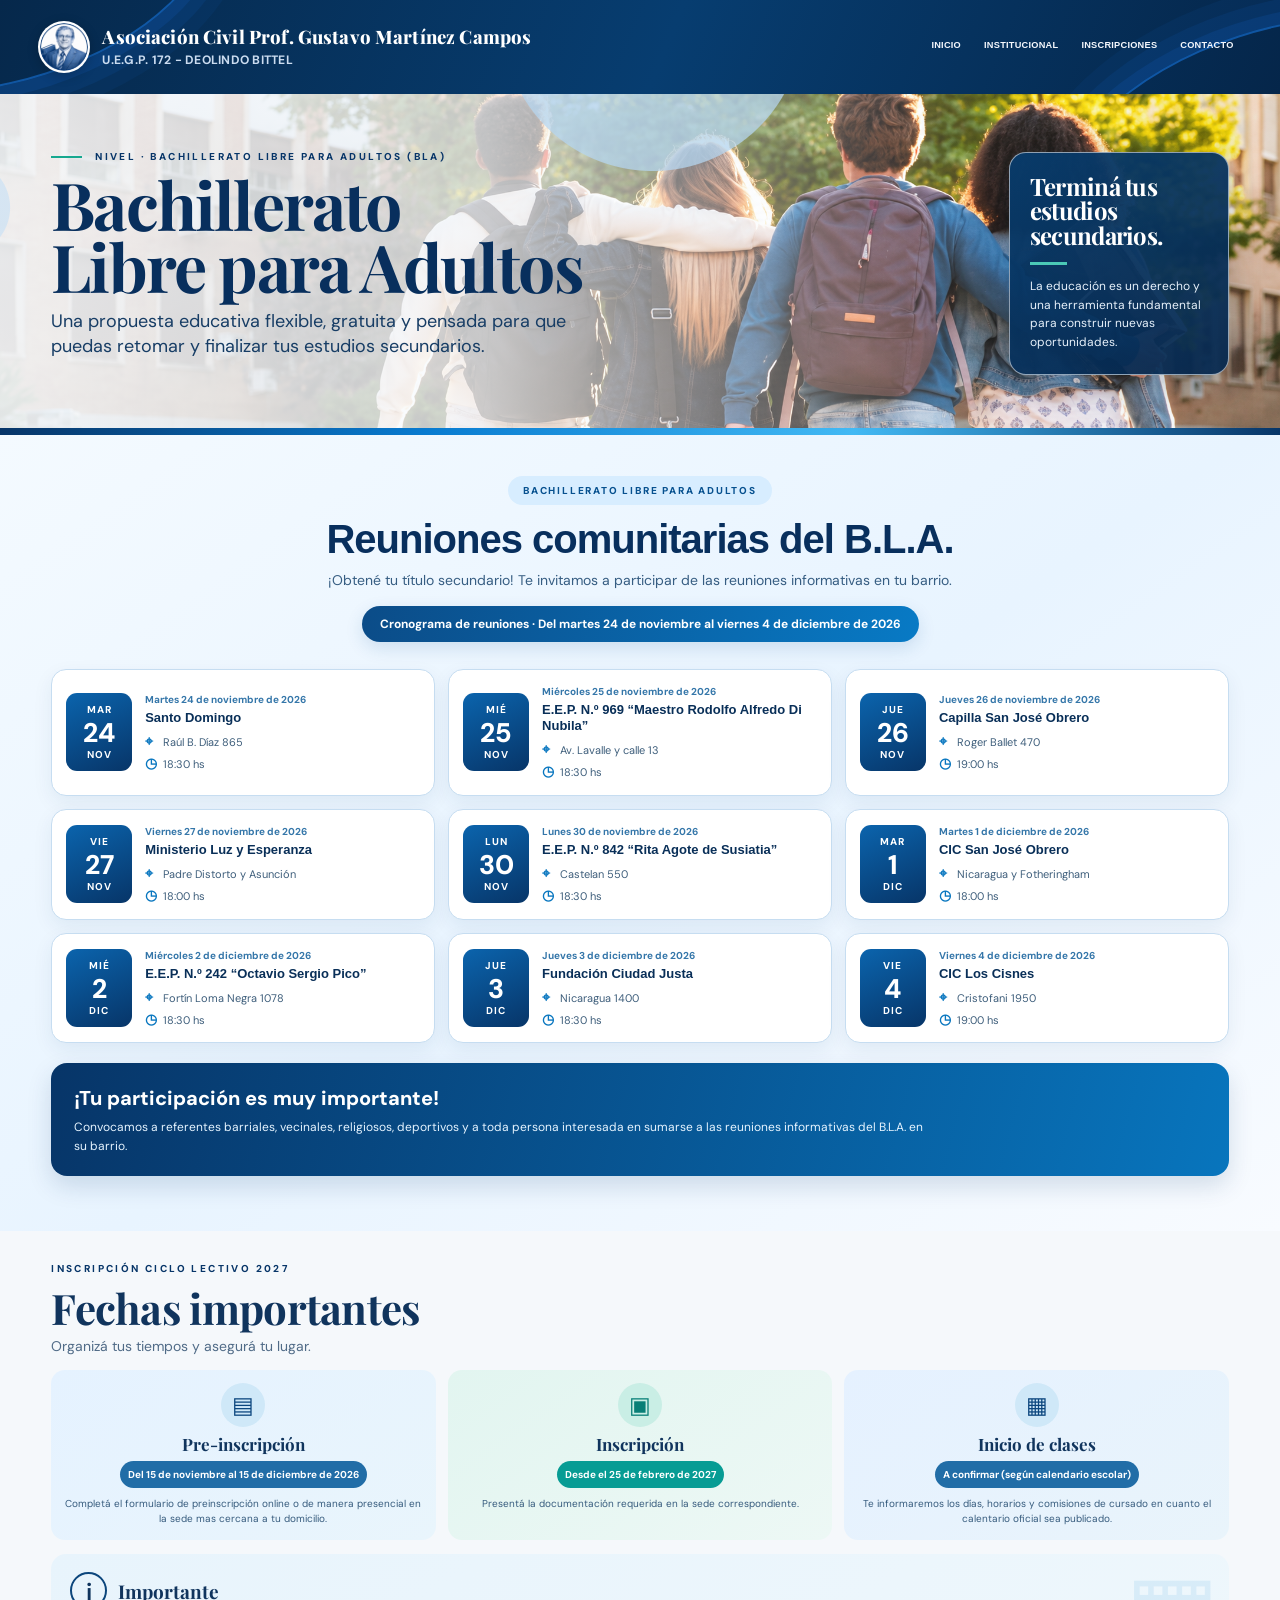
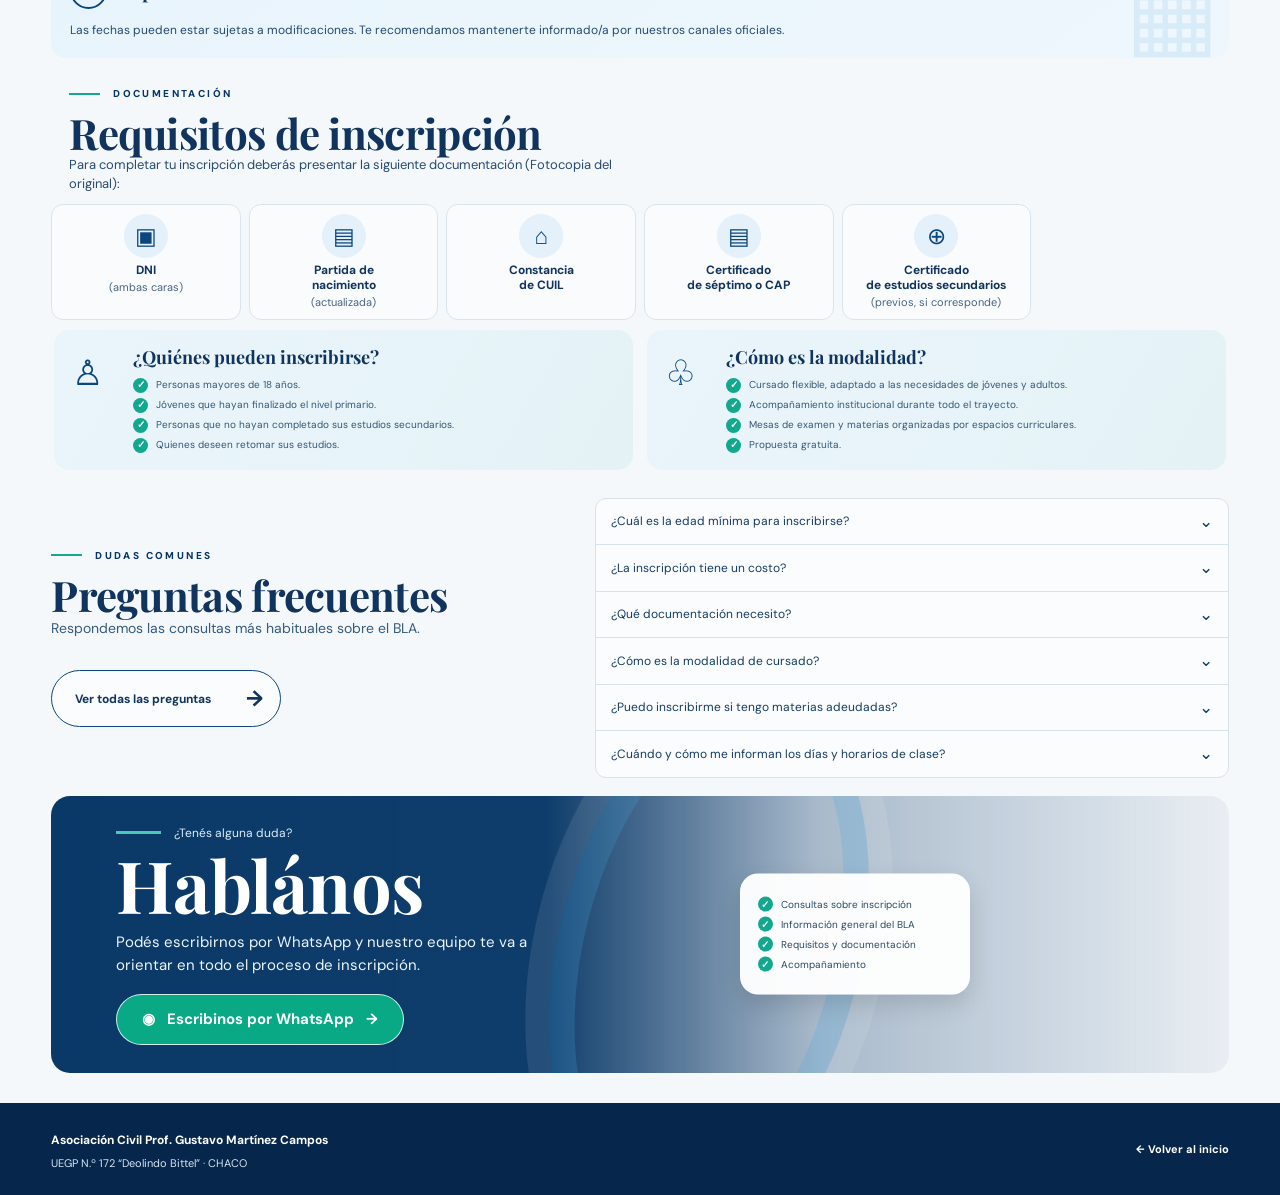
<file: bla.html>
<!doctype html>
<html lang="es">
<head>
<meta charset="utf-8">
<meta name="viewport" content="width=device-width, initial-scale=1">
<meta name="description" content="Información e inscripción 2027 del Bachillerato Libre para Adultos de la UEGP N.º 172 Deolindo Bittel.">
<title>Bachillerato Libre para Adultos | UEGP N.º 172</title>
<link rel="stylesheet" href="CSS/header.css">
<link rel="stylesheet" href="CSS/bla-actividades.css">
<link rel="preconnect" href="https://fonts.googleapis.com">
<link rel="preconnect" href="https://fonts.gstatic.com" crossorigin>
<link href="https://fonts.googleapis.com/css2?family=DM+Sans:wght@400;500;600;700&family=Playfair+Display:wght@500;600;700&display=swap" rel="stylesheet">
<style>
:root{--navy:#073568;--deep:#06264b;--blue:#0e477d;--teal:#16a88f;--ink:#10345d;--muted:#506b87;--paper:#f5f8fb;--line:#dbe5ee}
*{box-sizing:border-box;margin:0;padding:0}html{scroll-behavior:smooth}body{font-family:"DM Sans",sans-serif;color:var(--ink);background:var(--paper);line-height:1.5;overflow-x:hidden}a{color:inherit;text-decoration:none}button{font:inherit}.wrap{width:min(1320px,92%);margin:auto}.section{padding:30px 0 0}.eyebrow{display:flex;align-items:center;gap:13px;color:var(--navy);font-size:10px;font-weight:800;letter-spacing:2.4px;text-transform:uppercase;margin-bottom:10px}.eyebrow:before{content:"";width:31px;height:2px;background:var(--teal);flex-shrink:0}h1,h2,h3{font-family:"Playfair Display",Georgia,serif}h2{font-size:clamp(30px,3.4vw,42px);line-height:1.08;letter-spacing:-.7px}.subtitle{color:var(--muted);font-size:14px;margin-top:5px}
.hero {
  min-height: 334px;
  position: relative;
  background:
    linear-gradient(
      90deg,
      rgba(248,251,254,.90) 0%,
      rgba(248,251,254,.76) 38%,
      rgba(248,251,254,.38) 58%,
      rgba(248,251,254,.08) 78%,
      rgba(4,39,76,.05) 100%
    ),
    url("ASSETS/img/bla-alumnos.png") center 42% / cover no-repeat;
  isolation: isolate;
}.hero:before{content:"";position:absolute;z-index:-1;inset:0;background:radial-gradient(circle at -3% 34%,rgba(205,226,244,.75) 0 48px,transparent 49px),radial-gradient(circle at 51% -22%,rgba(181,213,239,.75) 0 150px,transparent 151px)}.hero-inner{min-height:334px;display:grid;grid-template-columns:1.15fr .85fr;align-items:center;gap:28px;padding:30px 0 25px}.hero-copy{max-width:650px}.hero h1{color:#082f5d;font-size:clamp(42px,5.5vw,66px);line-height:.93;letter-spacing:-1.8px;margin-bottom:12px}.hero-copy>p{max-width:560px;font-size:clamp(15px,1.5vw,18px);line-height:1.4;color:#173d65}.benefits{display:flex;gap:12px;margin-top:18px;flex-wrap:wrap}.benefit{display:flex;align-items:center;gap:9px;min-width:130px;padding-right:12px;border-right:1px solid #143b6326}.benefit:last-child{border:0}.round{display:grid;place-items:center;width:44px;height:44px;flex:0 0 44px;border-radius:50%;background:#0b477d;color:white;font-size:23px}.benefit span{font-size:10px;line-height:1.35;font-weight:600}.hero-note{justify-self:end;width:min(220px,100%);padding:21px 20px 23px;color:white;background:linear-gradient(145deg,rgba(8,60,108,.96),rgba(5,39,78,.94));border:1px solid #ffffff8c;border-radius:17px;box-shadow:0 12px 32px #041f3e38}.hero-note h2{font-size:24px;line-height:1.02}.line{width:37px;height:3px;background:#4bc9b6;margin:15px 0 12px}.hero-note p{font-size:12px;line-height:1.55;color:#e7f1fb}

.dates-layout {
  display: grid;
  grid-template-columns: 1fr;
  gap: 14px;
  align-items: stretch;
}
.date-cards{display:grid;grid-template-columns:repeat(3,minmax(0,1fr));gap:12px;margin-top:13px}.date-card{min-height:162px;padding:13px 12px 14px;border-radius:14px;text-align:center;display:flex;flex-direction:column;align-items:center;background:linear-gradient(145deg,#e5f2ff,#e9f5fc)}.date-card:nth-child(2){background:linear-gradient(145deg,#e2f5f0,#edf8f5)}.date-card:nth-child(3){background:linear-gradient(145deg,#e5f1ff,#e9f4fb)}.date-card .round{background:#cfe8f8;color:#0b467e;margin-bottom:7px}.date-card:nth-child(2) .round{background:#c9eee5;color:#087f77}.date-card h3{font-size:17px;line-height:1.2;margin-bottom:7px}.pill{width:100%;border-radius:30px;color:white;background:#216da7;padding:7px 8px;font-size:10px;font-weight:700;line-height:1.3}.date-card:nth-child(2) .pill{background:#079c94}.date-card p{font-size:10px;color:#365b7d;line-height:1.45;margin-top:9px}.important {
  position: relative;
  overflow: hidden;
  width: 100%;
  min-height: auto;
  padding: 18px 19px;
  border-radius: 15px;
  background: linear-gradient(145deg, #e8f4fc, #eef7fc);
}.important:after{content:"▦";position:absolute;right:10px;bottom:-28px;font-size:100px;color:#5daee226}.important-head{display:flex;align-items:center;gap:11px;margin-bottom:12px}.info-circle{width:37px;height:37px;flex:0 0 37px;display:grid;place-items:center;border:2px solid #0c467c;border-radius:50%;font-size:24px;font-weight:600}.important h3{font-size:19px}.important p{font-size:12px;color:#244b71;line-height:1.55;position:relative;z-index:1}
.requirements{padding-top:28px}.requirements-head{margin-left:18px}.requirements-head p{max-width:570px;font-size:13px;color:#284b70;line-height:1.4}.docs{display:grid;grid-template-columns:repeat(6,minmax(0,1fr));gap:8px;margin-top:11px}.doc{min-height:113px;padding:9px 8px 10px;text-align:center;display:flex;flex-direction:column;align-items:center;border:1px solid #d9e4ed;border-radius:12px;background:#ffffff8c}.doc .round{width:44px;height:44px;margin-bottom:5px;background:#e4f0fa;color:#0b467e}.doc h3{font-family:"DM Sans",sans-serif;font-size:12px;line-height:1.25;font-weight:700}.doc p{color:#476582;font-size:11px;line-height:1.3;margin-top:2px}.panels{display:grid;grid-template-columns:1fr 1fr;gap:14px;margin:10px 3px 0}.panel{display:grid;grid-template-columns:48px minmax(0,1fr);gap:13px;padding:17px 18px;border-radius:15px;background:linear-gradient(120deg,#eaf5fb,#e4f2f6)}.panel-icon{font-size:35px;color:#0b477d}.panel h3{font-size:18px;line-height:1.2;margin-bottom:9px}.checks{list-style:none;display:grid;gap:5px}.checks li{display:flex;align-items:flex-start;gap:8px;color:#345777;font-size:10px;line-height:1.4}.check{width:15px;height:15px;flex:0 0 15px;display:inline-grid;place-items:center;border-radius:50%;background:#11a88e;color:white;font-size:10px;font-weight:800}
.faq{padding-top:28px}.faq-layout{display:grid;grid-template-columns:.9fr 1.1fr;gap:26px;align-items:center}.faq-copy p{color:#365b7b;font-size:14px}.outline{display:inline-flex;align-items:center;justify-content:space-between;gap:22px;min-width:230px;border:1px solid #0d477c;border-radius:30px;padding:11px 17px 11px 23px;font-size:12px;font-weight:700;margin-top:31px;background:#ffffff99}.outline span{font-size:22px}.faq-list{border:1px solid #d8e2eb;border-radius:11px;overflow:hidden;background:#ffffffa6}.faq-item+.faq-item{border-top:1px solid #d8e2eb}.question{display:flex;width:100%;justify-content:space-between;align-items:center;gap:12px;border:0;background:transparent;color:#163c63;text-align:left;padding:10px 15px;font-size:12px;cursor:pointer}.question:hover{background:#eef7fb}.chev{font-size:17px;transition:transform .2s}.question[aria-expanded=true] .chev{transform:rotate(180deg)}.answer{display:none;padding:0 15px 13px;color:#526c85;font-size:12px;line-height:1.55}.answer.open{display:block}
.contact{padding:18px 0 30px}.banner{min-height:268px;position:relative;overflow:hidden;border-radius:19px;color:white;background:linear-gradient(90deg,rgba(5,53,101,.98) 0%,rgba(5,53,101,.96) 42%,rgba(5,53,101,.32) 65%,rgba(5,53,101,.05) 100%),url("https://images.unsplash.com/photo-1512499617640-c74ae3a79d37?auto=format&fit=crop&w=1600&q=85") center/cover no-repeat;display:flex;align-items:center;padding:28px 5.5%}.banner:before{content:"";position:absolute;left:43%;top:-110px;width:250px;height:480px;border-radius:50%;border:26px solid #47a3d838;box-shadow:0 0 0 24px #ffffff17;transform:rotate(14deg)}.contact-copy{position:relative;z-index:1;max-width:530px}.contact-copy .eyebrow{color:#dceefa;margin-bottom:7px}.contact-copy .eyebrow:before{background:#4bc9b6;width:45px;height:3px}.contact-copy .eyebrow span{font-size:12px;letter-spacing:0;text-transform:none;font-weight:400}.contact-copy h2{font-size:clamp(48px,6vw,72px);color:white;line-height:.98;margin-bottom:12px}.contact-copy>p{max-width:430px;font-size:15px;color:#edf5fc;line-height:1.5}.whatsapp{display:inline-flex;align-items:center;justify-content:center;gap:15px;margin-top:18px;padding:13px 25px;border:1px solid #ffffffcc;border-radius:40px;background:#09a985;color:white;font-size:15px;font-weight:700}.contact-list{position:absolute;z-index:2;right:22%;top:50%;transform:translateY(-50%);width:230px;padding:18px;border-radius:18px;background:#fffffff5;color:#284a6a;box-shadow:0 10px 25px #0002}.contact-list li{display:flex;gap:8px;list-style:none;font-size:10px;margin:5px 0}.footer{background:var(--deep);color:white;padding:24px 0}.footer-inner{display:flex;justify-content:space-between;align-items:center;gap:20px}.footer strong{font-size:12px}.footer p{font-size:11px;color:#d4e4f3;margin-top:4px}.footer a{font-size:11px;font-weight:700}
@media(max-width:900px){.hero-inner{grid-template-columns:1.1fr .7fr;gap:18px}.hero h1{font-size:clamp(40px,6vw,55px)}.hero-note{width:195px;padding:18px}.dates-layout{grid-template-columns:1fr}.docs{grid-template-columns:repeat(3,minmax(0,1fr))}.contact-list{right:7%;width:205px}}
@media(max-width:650px){.wrap{width:92%}.hero {
  min-height: 0;
  background:
    linear-gradient(
      90deg,
      rgba(248,251,254,.90) 0%,
      rgba(248,251,254,.70) 48%,
      rgba(248,251,254,.20) 100%
    ),
    url("ASSETS/img/bla-alumnos.png") 57% center / cover no-repeat;
}.hero-inner{min-height:0;grid-template-columns:1fr;gap:18px;padding:30px 0 25px}.hero h1{font-size:clamp(39px,10vw,53px)}.hero-copy>p{font-size:14px}.benefits{gap:8px}.benefit{min-width:0;flex:1 1 28%;padding-right:7px;gap:6px}.benefit .round{width:36px;height:36px;flex-basis:36px;font-size:18px}.benefit span{font-size:9px}.hero-note{justify-self:end;width:min(240px,82%);margin-left:auto;padding:15px 17px}.hero-note h2{font-size:21px}.hero-note p{font-size:11px}.section{padding-top:27px}.dates-layout{grid-template-columns:1fr}.date-cards{grid-template-columns:1fr;gap:9px}.date-card{display:grid;grid-template-columns:45px minmax(0,1fr);grid-template-rows:auto auto;text-align:left;min-height:0;padding:12px;column-gap:10px;align-items:center}.date-card .round{grid-row:1/span 2;width:42px;height:42px;margin:0}.date-card h3{margin:0 0 5px;font-size:16px}.pill{width:fit-content;max-width:100%;font-size:10px;padding:6px 11px}.date-card p{grid-column:2;margin-top:5px;font-size:10px}.important{min-height:0;padding:16px}.requirements-head{margin-left:0}.requirements-head h2,.dates-main h2{font-size:32px}.docs{grid-template-columns:repeat(2,minmax(0,1fr));gap:8px}.doc{min-height:115px}.panels{grid-template-columns:1fr;margin-inline:0}.panel{padding:16px}.faq-layout{grid-template-columns:1fr;gap:18px}.faq-copy h2{font-size:34px}.outline{margin-top:16px}.contact{padding-top:22px}.banner{min-height:410px;align-items:flex-start;padding:27px 22px;background:linear-gradient(180deg,rgba(5,53,101,.98),rgba(5,53,101,.94) 49%,rgba(5,53,101,.35)),url("https://images.unsplash.com/photo-1512499617640-c74ae3a79d37?auto=format&fit=crop&w=1000&q=85") center/cover no-repeat}.contact-copy h2{font-size:55px}.contact-copy>p{font-size:13px}.whatsapp{padding:12px 16px;font-size:12px;gap:10px}.contact-list{top:auto;right:14px;bottom:15px;transform:none;width:min(240px,82%);padding:12px 15px}.contact-list li{font-size:10px}.footer-inner{align-items:flex-start;flex-direction:column;gap:12px}}
@media(prefers-reduced-motion:reduce){html{scroll-behavior:auto}*,*:before,*:after{transition-duration:.01ms!important}}
.eyebrow.sin-linea::before {
  display: none;
}
</style>
</head>
<body>
<header class="uegp-header"><a class="uegp-brand" href="index.html" aria-label="Inicio"><img src="ASSETS/img/logo-institucional-circular.png" alt="Emblema institucional"><span class="uegp-brand-copy"><strong>Asociación Civil Prof. Gustavo Martínez Campos</strong><span>U.E.G.P. 172 - DEOLINDO BITTEL</span></span></a><nav class="uegp-menu" aria-label="Navegación principal"><a href="index.html#top">Inicio</a><a href="index.html#institucion">Institucional</a><a href="inscripciones.html">Inscripciones</a><a href="index.html#contacto">Contacto</a></nav></header>
<main>
<section class="hero" aria-labelledby="hero-title"><div class="hero-inner wrap">
<div class="hero-copy">
<div class="eyebrow">Nivel · Bachillerato Libre para Adultos (BLA)</div>
<h1 id="hero-title">Bachillerato<br>Libre para Adultos</h1>
<p>Una propuesta educativa flexible, gratuita y pensada para que puedas retomar y finalizar tus estudios secundarios.</p>
<div class="benefits">
</div></div>
<aside class="hero-note"><h2>Terminá tus<br>estudios secundarios.</h2><div class="line"></div><p>La educación es un derecho y una herramienta fundamental para construir nuevas oportunidades.</p></aside>
</div></section>

<section class="bla-activities-section bla-activities-page" id="reuniones-bla">
  <div class="bla-activities-wrap">
    <div class="bla-activities-heading">
      <span class="bla-activities-kicker">BACHILLERATO LIBRE PARA ADULTOS</span>
      <h2>Reuniones comunitarias del B.L.A.</h2>
      <p>¡Obtené tu título secundario! Te invitamos a participar de las reuniones informativas en tu barrio.</p>
      <div class="bla-date-range">Cronograma de reuniones · Del martes 24 de noviembre al viernes 4 de diciembre de 2026</div>
    </div>
    <div class="bla-events-grid">
      <article class="bla-event-card">
  <div class="bla-event-date"><span>MAR</span><strong>24</strong><small>NOV</small></div>
  <div class="bla-event-info"><span class="bla-event-full-date">Martes 24 de noviembre de 2026</span><h3>Santo Domingo</h3><p><span aria-hidden="true">⌖</span> Raúl B. Díaz 865</p><p><span aria-hidden="true">◷</span> 18:30 hs</p></div>
</article>
<article class="bla-event-card">
  <div class="bla-event-date"><span>MIÉ</span><strong>25</strong><small>NOV</small></div>
  <div class="bla-event-info"><span class="bla-event-full-date">Miércoles 25 de noviembre de 2026</span><h3>E.E.P. N.º 969 “Maestro Rodolfo Alfredo Di Nubila”</h3><p><span aria-hidden="true">⌖</span> Av. Lavalle y calle 13</p><p><span aria-hidden="true">◷</span> 18:30 hs</p></div>
</article>
<article class="bla-event-card">
  <div class="bla-event-date"><span>JUE</span><strong>26</strong><small>NOV</small></div>
  <div class="bla-event-info"><span class="bla-event-full-date">Jueves 26 de noviembre de 2026</span><h3>Capilla San José Obrero</h3><p><span aria-hidden="true">⌖</span> Roger Ballet 470</p><p><span aria-hidden="true">◷</span> 19:00 hs</p></div>
</article>
<article class="bla-event-card">
  <div class="bla-event-date"><span>VIE</span><strong>27</strong><small>NOV</small></div>
  <div class="bla-event-info"><span class="bla-event-full-date">Viernes 27 de noviembre de 2026</span><h3>Ministerio Luz y Esperanza</h3><p><span aria-hidden="true">⌖</span> Padre Distorto y Asunción</p><p><span aria-hidden="true">◷</span> 18:00 hs</p></div>
</article>
<article class="bla-event-card">
  <div class="bla-event-date"><span>LUN</span><strong>30</strong><small>NOV</small></div>
  <div class="bla-event-info"><span class="bla-event-full-date">Lunes 30 de noviembre de 2026</span><h3>E.E.P. N.º 842 “Rita Agote de Susiatia”</h3><p><span aria-hidden="true">⌖</span> Castelan 550</p><p><span aria-hidden="true">◷</span> 18:30 hs</p></div>
</article>
<article class="bla-event-card">
  <div class="bla-event-date"><span>MAR</span><strong>1</strong><small>DIC</small></div>
  <div class="bla-event-info"><span class="bla-event-full-date">Martes 1 de diciembre de 2026</span><h3>CIC San José Obrero</h3><p><span aria-hidden="true">⌖</span> Nicaragua y Fotheringham</p><p><span aria-hidden="true">◷</span> 18:00 hs</p></div>
</article>
<article class="bla-event-card">
  <div class="bla-event-date"><span>MIÉ</span><strong>2</strong><small>DIC</small></div>
  <div class="bla-event-info"><span class="bla-event-full-date">Miércoles 2 de diciembre de 2026</span><h3>E.E.P. N.º 242 “Octavio Sergio Pico”</h3><p><span aria-hidden="true">⌖</span> Fortín Loma Negra 1078</p><p><span aria-hidden="true">◷</span> 18:30 hs</p></div>
</article>
<article class="bla-event-card">
  <div class="bla-event-date"><span>JUE</span><strong>3</strong><small>DIC</small></div>
  <div class="bla-event-info"><span class="bla-event-full-date">Jueves 3 de diciembre de 2026</span><h3>Fundación Ciudad Justa</h3><p><span aria-hidden="true">⌖</span> Nicaragua 1400</p><p><span aria-hidden="true">◷</span> 18:30 hs</p></div>
</article>
<article class="bla-event-card">
  <div class="bla-event-date"><span>VIE</span><strong>4</strong><small>DIC</small></div>
  <div class="bla-event-info"><span class="bla-event-full-date">Viernes 4 de diciembre de 2026</span><h3>CIC Los Cisnes</h3><p><span aria-hidden="true">⌖</span> Cristofani 1950</p><p><span aria-hidden="true">◷</span> 19:00 hs</p></div>
</article>
    </div>
    <div class="bla-activities-invite">
      <div><strong>¡Tu participación es muy importante!</strong><p>Convocamos a referentes barriales, vecinales, religiosos, deportivos y a toda persona interesada en sumarse a las reuniones informativas del B.L.A. en su barrio.</p></div>
    </div>
  </div>
</section>

<section class="section wrap"><div class="dates-layout">
<div class="dates-main"><div class="eyebrow sin-linea">Inscripción Ciclo Lectivo 2027</div><h2>Fechas importantes</h2><p class="subtitle">Organizá tus tiempos y asegurá tu lugar.</p>
<div class="date-cards">
<article class="date-card"><div class="round">▤</div><div><h3>Pre-inscripción</h3><div class="pill">Del 15 de noviembre al 15 de diciembre de 2026</div></div><p>Completá el formulario de preinscripción online o de manera presencial en la sede mas cercana a tu domicilio.</p></article>
<article class="date-card"><div class="round">▣</div><div><h3>Inscripción</h3><div class="pill">Desde el 25 de febrero de 2027</div></div><p>Presentá la documentación requerida en la sede correspondiente.</p></article>
<article class="date-card"><div class="round">▦</div><div><h3>Inicio de clases</h3><div class="pill">A confirmar (según calendario escolar)</div></div><p>Te informaremos los días, horarios y comisiones de cursado en cuanto el calentario oficial sea publicado.</p></article>
</div></div>
<aside class="important"><div class="important-head"><span class="info-circle">i</span><h3>Importante</h3></div><p>Las fechas pueden estar sujetas a modificaciones. Te recomendamos mantenerte informado/a por nuestros canales oficiales.</p></aside>
</div></section>

<section class="section requirements wrap"><div class="requirements-head"><div class="eyebrow">Documentación</div><h2>Requisitos de inscripción</h2><p>Para completar tu inscripción deberás presentar la siguiente documentación (Fotocopia del original):</p></div>
<div class="docs">
<article class="doc"><div class="round">▣</div><h3>DNI</h3><p>(ambas caras)</p></article>
<article class="doc"><div class="round">▤</div><h3>Partida de<br>nacimiento</h3><p>(actualizada)</p></article>
<article class="doc"><div class="round">⌂</div><h3>Constancia<br>de CUIL</h3></article>
<article class="doc"><div class="round">▤</div><h3>Certificado<br>de séptimo o CAP</h3></article>
<article class="doc"><div class="round">⊕</div><h3>Certificado<br>de estudios secundarios</h3><p>(previos, si corresponde)</p></article>
</div>
<div class="panels">
<article class="panel"><div class="panel-icon">♙</div><div><h3>¿Quiénes pueden inscribirse?</h3><ul class="checks"><li><span class="check">✓</span>Personas mayores de 18 años.</li><li><span class="check">✓</span>Jóvenes que hayan finalizado el nivel primario.</li><li><span class="check">✓</span>Personas que no hayan completado sus estudios secundarios.</li><li><span class="check">✓</span>Quienes deseen retomar sus estudios.</li></ul></div></article>
<article class="panel"><div class="panel-icon">♧</div><div><h3>¿Cómo es la modalidad?</h3><ul class="checks"><li><span class="check">✓</span>Cursado flexible, adaptado a las necesidades de jóvenes y adultos.</li><li><span class="check">✓</span>Acompañamiento institucional durante todo el trayecto.</li><li><span class="check">✓</span>Mesas de examen y materias organizadas por espacios curriculares.</li><li><span class="check">✓</span>Propuesta gratuita.</li></ul></div></article>
</div></section>

<section class="section faq wrap" id="preguntas-frecuentes"><div class="faq-layout">
<div class="faq-copy"><div class="eyebrow">Dudas comunes</div><h2>Preguntas frecuentes</h2><p>Respondemos las consultas más habituales sobre el BLA.</p><a class="outline" href="#preguntas-frecuentes">Ver todas las preguntas <span>→</span></a></div>
<div class="faq-list">
<div class="faq-item"><button class="question" aria-expanded="false"><span>¿Cuál es la edad mínima para inscribirse?</span><span class="chev">⌄</span></button><div class="answer">La propuesta está destinada a personas mayores de 18 años o cumplidos en junio del año de inicio de la cursada. Si necesitás confirmar tu situación particular, consultanos por WhatsApp.</div></div>
<div class="faq-item"><button class="question" aria-expanded="false"><span>¿La inscripción tiene un costo?</span><span class="chev">⌄</span></button><div class="answer">No. La propuesta educativa del Bachillerato Libre para Adultos es gratuita.</div></div>
<div class="faq-item"><button class="question" aria-expanded="false"><span>¿Qué documentación necesito?</span><span class="chev">⌄</span></button><div class="answer">DNI (ambas caras), partida de nacimiento y certificado de séptimo o CAP, Constancia de CUIL, certificado de estudios previos si corresponde. Presentáte con el original y solo entregás la fotocopia.</div></div>
<div class="faq-item"><button class="question" aria-expanded="false"><span>¿Cómo es la modalidad de cursado?</span><span class="chev">⌄</span></button><div class="answer">El cursado está pensado para jóvenes y adultos, con acompañamiento institucional. Los días, horarios y comisiones se informarán por los canales oficiales, cuentan con la posibilidad de elegir la sede y el horario  que le quede mas cómodo.</div></div>
<div class="faq-item"><button class="question" aria-expanded="false"><span>¿Puedo inscribirme si tengo materias adeudadas?</span><span class="chev">⌄</span></button><div class="answer">El reconocimiento de estudios previos depende de la documentación y de la evaluación institucional. Escribinos para recibir orientación sobre tu caso.</div></div>
<div class="faq-item"><button class="question" aria-expanded="false"><span>¿Cuándo y cómo me informan los días y horarios de clase?</span><span class="chev">⌄</span></button><div class="answer">La fecha aproximada de inicio es marzo de 2027, esperamos confirmación del calendario escolar oficial. Los días, horarios y comisiones se comunicarán por los canales oficiales de la institución, tenemos anexos que funcionan desde las 14:00hs a 17:30hs y otros que comienzan a las 18:30 hasta las 21:30hs.</div></div>
</div></div></section>

<section class="contact wrap" id="contacto"><div class="banner"><div class="contact-copy"><div class="eyebrow"><span>¿Tenés alguna duda?</span></div><h2>Hablános</h2><p>Podés escribirnos por WhatsApp y nuestro equipo te va a orientar en todo el proceso de inscripción.</p>
<!-- IMPORTANTE: reemplazá 5493625196348 por el WhatsApp institucional real, sin + ni espacios. -->
<a class="whatsapp" href="https://wa.me/5493625196348?text=Hola%2C%20quisiera%20consultar%20sobre%20la%20inscripci%C3%B3n%20al%20BLA%202027" target="_blank" rel="noopener noreferrer">◉ &nbsp; Escribinos por WhatsApp &nbsp; →</a></div>
<ul class="contact-list"><li><span class="check">✓</span>Consultas sobre inscripción</li><li><span class="check">✓</span>Información general del BLA</li><li><span class="check">✓</span>Requisitos y documentación</li><li><span class="check">✓</span>Acompañamiento</li></ul></div></section>
</main>
<footer class="footer"><div class="footer-inner wrap"><div><strong>Asociación Civil Prof. Gustavo Martínez Campos</strong><p>UEGP N.º 172 “Deolindo Bittel” · CHACO</p></div><a href="index.html">← Volver al inicio</a></div></footer>
<script>
document.querySelectorAll(".question").forEach(button=>button.addEventListener("click",()=>{const open=button.getAttribute("aria-expanded")==="true";button.setAttribute("aria-expanded",String(!open));button.nextElementSibling.classList.toggle("open",!open)}));
</script>
</body>
</html>
</file>
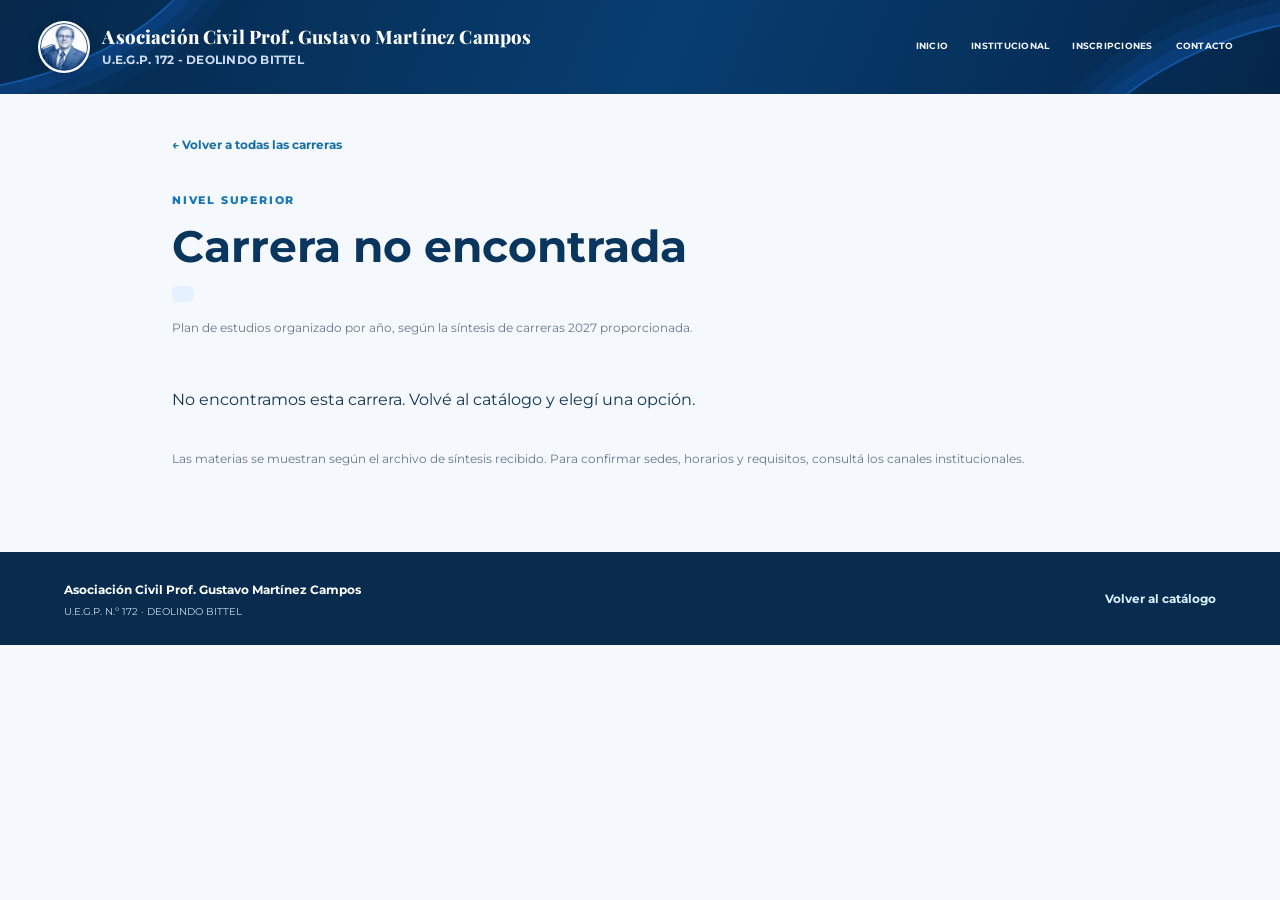
<file: carrera.html>
<!DOCTYPE html><html lang="es"><head><meta charset="UTF-8"><meta name="viewport" content="width=device-width, initial-scale=1.0"><meta name="description" content="Plan de estudios de las carreras de Nivel Superior de la U.E.G.P. N.º 172"><title>Plan de estudios | U.E.G.P. N.º 172</title><link rel="preconnect" href="https://fonts.googleapis.com"><link rel="preconnect" href="https://fonts.gstatic.com" crossorigin><link href="https://fonts.googleapis.com/css2?family=Montserrat:wght@400;500;600;700;800&family=Playfair+Display:wght@600;700;800&display=swap" rel="stylesheet"><link rel="stylesheet" href="CSS/header.css"><link rel="stylesheet" href="CSS/nivel-superior.css"></head><body><header class="uegp-header"><a class="uegp-brand" href="index.html"><img src="ASSETS/img/logo-institucional-circular.png" alt="Emblema institucional"><span class="uegp-brand-copy"><strong>Asociación Civil Prof. Gustavo Martínez Campos</strong><span>U.E.G.P. 172 - DEOLINDO BITTEL</span></span></a><nav class="uegp-menu" aria-label="Navegación principal"><a href="index.html#top">Inicio</a><a href="index.html#institucion">Institucional</a><a href="inscripciones.html">Inscripciones</a><a href="index.html#contacto">Contacto</a></nav></header><main class="detail-main"><a class="back-link" href="nivel-superior.html">← Volver a todas las carreras</a><section class="detail-heading"><span class="eyebrow blue">NIVEL SUPERIOR</span><h1 id="career-title">Plan de estudios</h1><div class="duration-pill" id="career-duration"></div><p>Plan de estudios organizado por año, según la síntesis de carreras 2027 proporcionada.</p></section><section id="study-plan" class="study-plan"></section><p class="source-note">Las materias se muestran según el archivo de síntesis recibido. Para confirmar sedes, horarios y requisitos, consultá los canales institucionales.</p></main><footer class="site-footer"><div><strong>Asociación Civil Prof. Gustavo Martínez Campos</strong><p>U.E.G.P. N.º 172 · DEOLINDO BITTEL</p></div><a href="nivel-superior.html">Volver al catálogo</a></footer><script src="JS/carreras.js"></script><script src="JS/carrera.js"></script></body></html>
</file>
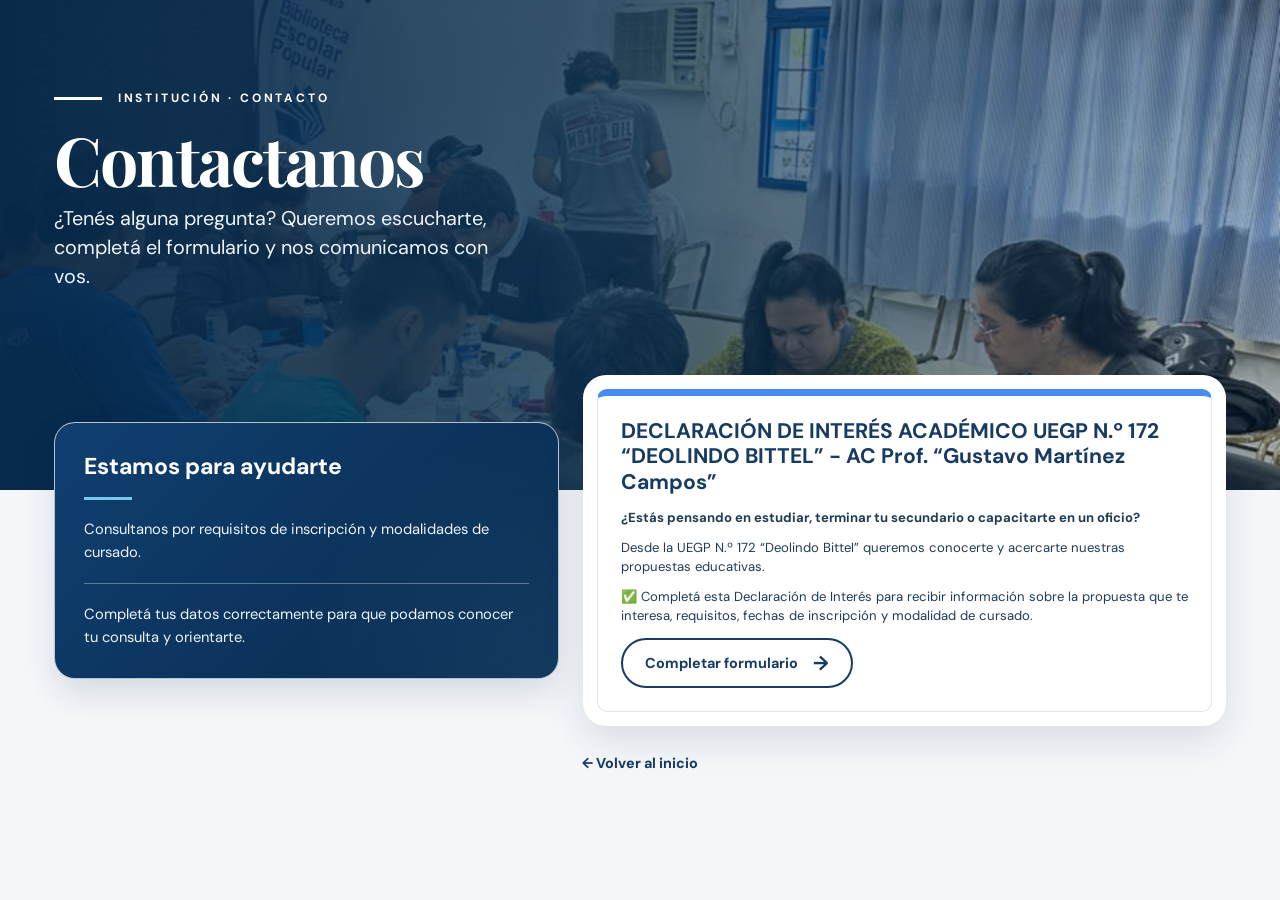
<file: contacto.html>
<!DOCTYPE html>
<html lang="es">
<head>
  <meta charset="UTF-8">
  <meta name="viewport" content="width=device-width, initial-scale=1.0">

  <title>Contactanos | UEGP N.º 172 Deolindo Bittel</title>
  <meta name="description" content="Contactate con la UEGP N.º 172 Deolindo Bittel. Conocé nuestras propuestas educativas y completá la declaración de interés académico.">

  <link rel="preconnect" href="https://fonts.googleapis.com">
  <link rel="preconnect" href="https://fonts.gstatic.com" crossorigin>
  <link href="https://fonts.googleapis.com/css2?family=DM+Sans:wght@400;500;600;700&family=Playfair+Display:wght@600;700;800&display=swap" rel="stylesheet">

  <style>
    :root {
      --azul: #103c68;
      --azul-oscuro: #082b4c;
      --celeste: #77c8f0;
      --texto: #203b58;
      --blanco: #ffffff;
    }

    * {
      box-sizing: border-box;
      margin: 0;
      padding: 0;
    }

    html {
      scroll-behavior: smooth;
    }

    body {
      font-family: "DM Sans", sans-serif;
      color: var(--texto);
      background: #f5f7fa;
    }

    /* PORTADA */

    .contacto-portada {
      position: relative;
      height: 62vh;
      min-height: 370px;
      max-height: 490px;
      padding: clamp(65px, 10vh, 100px) 4.2% 130px;
      background:
        linear-gradient(
          90deg,
          rgba(5, 39, 72, .95) 0%,
          rgba(8, 48, 83, .80) 43%,
          rgba(8, 48, 83, .30) 100%
        ),
        url("ASSETS/img/contacto-fondo.jpeg") center 45% / cover no-repeat;
      color: var(--blanco);
    }

    .etiqueta {
      display: flex;
      align-items: center;
      gap: 16px;
      margin-bottom: 20px;
      font-size: 12px;
      font-weight: 700;
      letter-spacing: 2.8px;
      text-transform: uppercase;
    }

    .etiqueta::before {
      content: "";
      display: block;
      flex-shrink: 0;
      width: 48px;
      height: 3px;
      background: var(--blanco);
    }

    .contacto-portada h1 {
      margin-bottom: 12px;
      font-family: "Playfair Display", Georgia, serif;
      font-size: clamp(3.2rem, 5.3vw, 5.2rem);
      line-height: .98;
      letter-spacing: -2px;
    }

    .introduccion {
      max-width: 460px;
      font-size: clamp(1rem, 1.55vw, 1.35rem);
      line-height: 1.45;
      color: #edf4fc;
    }

    /* CONTENIDO PRINCIPAL */

    .contacto-contenido {
      position: relative;
      z-index: 2;
      display: grid;
      grid-template-columns: .88fr 1.12fr;
      align-items: center;
      gap: 24px;
      width: 100%;
      max-width: 1450px;
      margin: -115px auto 0;
      padding: 0 4.2% 28px;
    }

    /* PANEL AZUL */

    .panel-info {
      padding: clamp(24px, 2.3vw, 32px);
      color: var(--blanco);
      background:
        radial-gradient(
          circle at 100% 100%,
          rgba(58, 112, 163, .22),
          transparent 45%
        ),
        linear-gradient(135deg, #103f70, #082b4c);
      border: 1px solid rgba(255, 255, 255, .7);
      border-radius: 21px;
      box-shadow: 0 15px 35px rgba(10, 39, 68, .13);
    }

    .panel-info h2 {
      font-size: clamp(1.3rem, 1.8vw, 1.65rem);
      line-height: 1.3;
    }

    .linea-celeste {
      width: 48px;
      height: 3px;
      margin: 15px 0 18px;
      background: var(--celeste);
    }

    .panel-info p {
      font-size: clamp(.9rem, 1.15vw, 1rem);
      line-height: 1.55;
      color: #edf4fc;
    }

    .separador {
      height: 1px;
      margin: 19px 0;
      background: rgba(255, 255, 255, .32);
    }

    /* TARJETA DEL FORMULARIO */

    .formulario-card {
      min-width: 0;
      padding: 14px;
      background: var(--blanco);
      border-radius: 23px;
      box-shadow: 0 15px 40px rgba(20, 48, 76, .13);
    }

    .formulario-interior {
      padding: clamp(17px, 1.8vw, 23px);
      border: 1px solid #dce4ed;
      border-top: 7px solid #478cf0;
      border-radius: 10px;
    }

    .formulario-interior h2 {
      margin-bottom: 13px;
      color: #173b61;
      font-size: clamp(1.15rem, 1.65vw, 1.65rem);
      line-height: 1.2;
      font-weight: 700;
      overflow-wrap: break-word;
    }

    .formulario-interior p {
      margin-bottom: 11px;
      font-size: clamp(.82rem, 1vw, .94rem);
      line-height: 1.45;
    }

    .formulario-interior .pregunta {
      font-weight: 700;
      color: #203b58;
    }

    .indicacion {
      padding-left: 0;
    }

    .boton-formulario {
      display: inline-flex;
      align-items: center;
      justify-content: center;
      gap: 15px;
      min-height: 47px;
      margin-top: 2px;
      padding: 10px 22px;
      border: 2px solid #173b61;
      border-radius: 50px;
      color: #173b61;
      background: #fff;
      text-decoration: none;
      font-size: .9rem;
      font-weight: 700;
      transition: background .25s, color .25s, transform .25s;
    }

    .boton-formulario:hover {
      color: #fff;
      background: #173b61;
      transform: translateY(-2px);
    }

    .boton-formulario:focus-visible,
    .volver:focus-visible {
      outline: 3px solid #478cf0;
      outline-offset: 4px;
    }

    .boton-formulario span {
      font-size: 1.25rem;
    }

    /* VOLVER AL INICIO */

    .volver {
      display: block;
      width: fit-content;
      margin: 0 auto 22px;
      color: #173b61;
      text-decoration: none;
      font-size: .9rem;
      font-weight: 700;
    }

    .volver:hover {
      text-decoration: underline;
    }

    /* NOTEBOOKS Y PANTALLAS GRANDES */

    @media (min-width: 1200px) {
      .contacto-portada {
        height: 62vh;
        min-height: 390px;
        max-height: 490px;
      }

      .contacto-contenido {
        margin-top: -115px;
      }
    }

    /* TABLETS Y PANTALLAS MEDIANAS */

    @media (max-width: 850px) {
      .contacto-portada {
        height: auto;
        min-height: 430px;
        max-height: none;
        padding: 80px 6% 135px;
        background-position: center;
      }

      .contacto-portada h1 {
        font-size: clamp(3rem, 8vw, 4.5rem);
        letter-spacing: -1.5px;
      }

      .introduccion {
        max-width: 480px;
        font-size: 1.1rem;
      }

      .contacto-contenido {
        grid-template-columns: 1fr;
        gap: 22px;
        margin-top: -85px;
        padding: 0 6% 35px;
      }

      .panel-info {
        padding: 28px;
      }

      .panel-info p {
        font-size: 1rem;
      }

      .formulario-card {
        padding: 12px;
      }

      .formulario-interior {
        padding: 22px;
      }

      .formulario-interior h2 {
        font-size: clamp(1.25rem, 3.5vw, 1.65rem);
      }

      .formulario-interior p {
        font-size: .95rem;
      }
    }

    /* CELULARES */

    @media (max-width: 480px) {
      .contacto-portada {
        min-height: 405px;
        padding: 75px 6% 115px;
      }

      .etiqueta {
        gap: 10px;
        margin-bottom: 22px;
        font-size: 10px;
        letter-spacing: 1.8px;
      }

      .etiqueta::before {
        width: 32px;
        height: 2px;
      }

      .contacto-portada h1 {
        font-size: clamp(2.8rem, 12vw, 3.6rem);
        letter-spacing: -1.5px;
      }

      .introduccion {
        font-size: 1rem;
      }

      .contacto-contenido {
        gap: 18px;
        margin-top: -65px;
        padding: 0 5% 28px;
      }

      .panel-info {
        padding: 25px 22px;
        border-radius: 18px;
      }

      .panel-info h2 {
        font-size: 1.35rem;
      }

      .panel-info p {
        font-size: .95rem;
      }

      .separador {
        margin: 16px 0;
      }

      .formulario-card {
        padding: 9px;
        border-radius: 18px;
      }

      .formulario-interior {
        padding: 20px 16px;
      }

      .formulario-interior h2 {
        font-size: 1.25rem;
      }

      .formulario-interior p {
        font-size: .88rem;
      }

      .boton-formulario {
        width: 100%;
        gap: 10px;
        padding: 12px 14px;
        font-size: .88rem;
      }
    }

    /* PANTALLAS BAJAS: MÁS CONTENIDO VISIBLE */

    @media (min-width: 851px) and (max-height: 800px) {
      .contacto-portada {
        height: 60vh;
        min-height: 340px;
        max-height: 430px;
        padding-top: 65px;
      }

      .contacto-contenido {
        margin-top: -105px;
        gap: 20px;
        padding-bottom: 16px;
      }

      .panel-info {
        padding: 24px;
      }

      .separador {
        margin: 14px 0;
      }

      .formulario-card {
        padding: 11px;
      }

      .formulario-interior {
        padding: 15px 19px;
      }

      .formulario-interior h2 {
        margin-bottom: 9px;
      }

      .formulario-interior p {
        margin-bottom: 8px;
        line-height: 1.35;
      }

      .volver {
        margin-bottom: 12px;
      }
    }
  </style>
</head>

<body>
  <main>
    <section class="contacto-portada">
      <div class="etiqueta">Institución · Contacto</div>

      <h1>Contactanos</h1>

      <p class="introduccion">
        ¿Tenés alguna pregunta? Queremos escucharte,
        completá el formulario y nos comunicamos con vos.
      </p>
    </section>

    <section class="contacto-contenido">
      <article class="panel-info">
        <h2>Estamos para ayudarte</h2>

        <div class="linea-celeste"></div>

        <p>
          Consultanos por requisitos de inscripción y
          modalidades de cursado.
        </p>

        <div class="separador"></div>

        <p>
          Completá tus datos correctamente para que
          podamos conocer tu consulta y orientarte.
        </p>
      </article>

      <article class="formulario-card">
        <div class="formulario-interior">
          <h2>
            DECLARACIÓN DE INTERÉS ACADÉMICO
            UEGP N.º 172 “DEOLINDO BITTEL” -
            AC Prof. “Gustavo Martínez Campos”
          </h2>

          <p class="pregunta">
            ¿Estás pensando en estudiar, terminar tu
            secundario o capacitarte en un oficio?
          </p>

          <p>
            Desde la UEGP N.º 172 “Deolindo Bittel”
            queremos conocerte y acercarte nuestras
            propuestas educativas.
          </p>

          <p class="indicacion">
            ✅ Completá esta Declaración de Interés para
            recibir información sobre la propuesta que te
            interesa, requisitos, fechas de inscripción y
            modalidad de cursado.
          </p>

          <a
            class="boton-formulario"
            href="https://forms.gle/97SwdoS8ZTEavydz5"
            target="_blank"
            rel="noopener noreferrer"
          >
            Completar formulario
            <span aria-hidden="true">→</span>
          </a>
        </div>
      </article>
    </section>

    <a class="volver" href="index.html">
      ← Volver al inicio
    </a>
  </main>
</body>
</html>
</file>
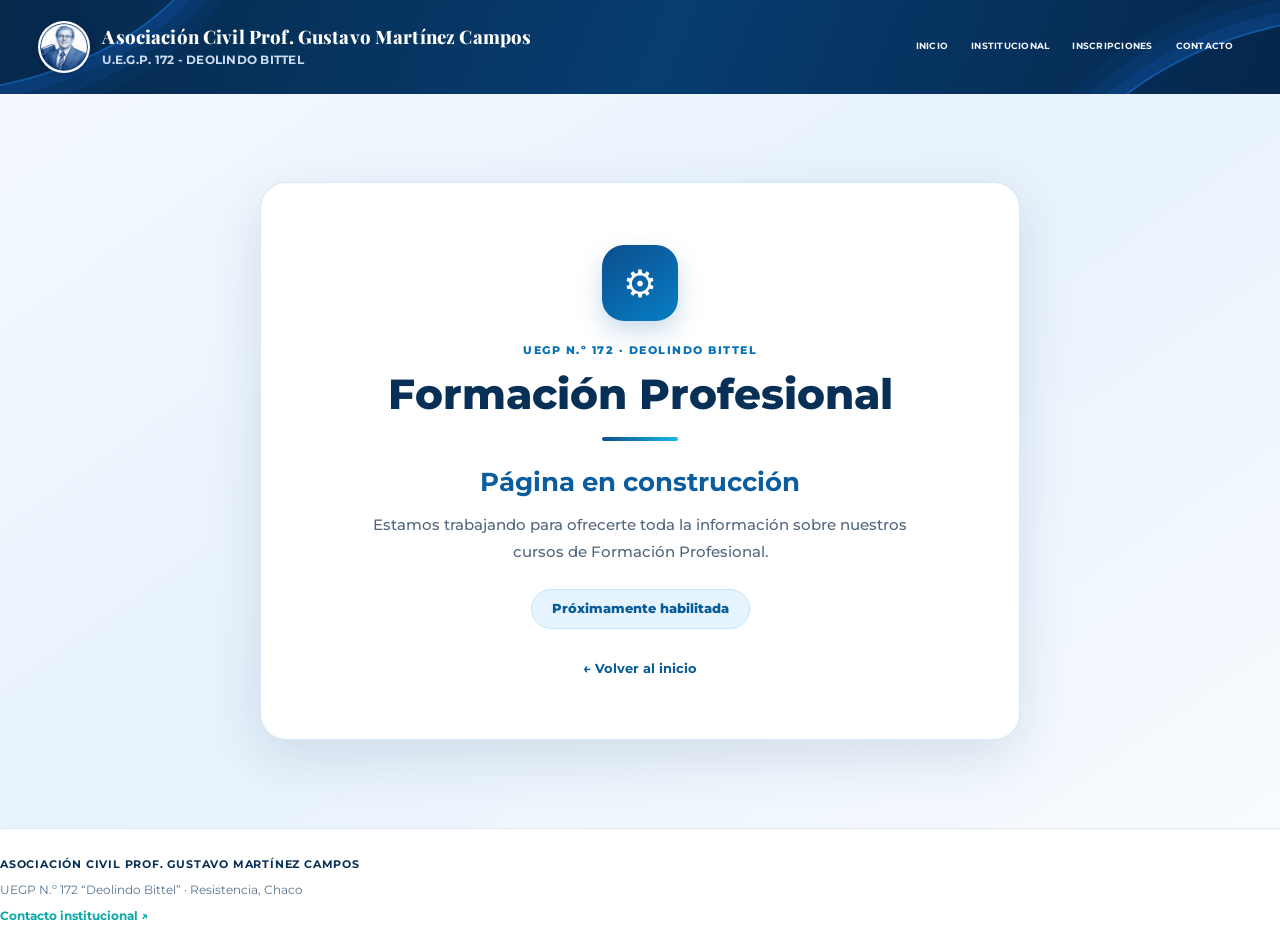
<file: formacion-profesional.html>
<!DOCTYPE html>
<html lang="es">
<head>
    <meta charset="UTF-8">
    <meta name="viewport" content="width=device-width, initial-scale=1.0">
    <meta name="description" content="Próximamente, información sobre los cursos de Formación Profesional de la UEGP N.º 172.">
    <title>Formación Profesional | UEGP N.º 172</title>
    <link rel="preconnect" href="https://fonts.googleapis.com">
    <link rel="preconnect" href="https://fonts.gstatic.com" crossorigin>
    <link href="https://fonts.googleapis.com/css2?family=Montserrat:wght@400;500;600;700;800&family=Playfair+Display:wght@600;700;800&display=swap" rel="stylesheet">
    <link rel="stylesheet" href="CSS/style.css">
    <link rel="stylesheet" href="CSS/header.css">
    <link rel="stylesheet" href="CSS/formacion-profesional.css">
</head>
<body>
<main class="layout">
    <section class="panel-izquierdo">
        <header class="uegp-header" id="top">
            <a class="uegp-brand" href="index.html" aria-label="U.E.G.P. N.º 172, inicio">
                <img src="ASSETS/img/logo-institucional-circular.png" alt="Emblema circular institucional">
                <span class="uegp-brand-copy">
                    <strong>Asociación Civil Prof. Gustavo Martínez Campos</strong>
                    <span>U.E.G.P. 172 - DEOLINDO BITTEL</span>
                </span>
            </a>
            <nav class="uegp-menu" aria-label="Navegación principal">
                <a href="index.html#top">Inicio</a>
                <a href="index.html#institucion">Institucional</a>
                <a href="inscripciones.html">Inscripciones</a>
                <a href="index.html#contacto">Contacto</a>
            </nav>
        </header>

        <section class="fp-contenido">
            <div class="fp-panel">
                <span class="fp-icono" aria-hidden="true">⚙</span>
                <span class="fp-etiqueta">UEGP N.º 172 · DEOLINDO BITTEL</span>
                <h1>Formación Profesional</h1>
                <div class="fp-linea"></div>
                <h2>Página en construcción</h2>
                <p>Estamos trabajando para ofrecerte toda la información sobre nuestros cursos de Formación Profesional.</p>
                <span class="fp-proximamente">Próximamente habilitada</span>
                <a class="fp-volver" href="index.html#propuestas">← Volver al inicio</a>
            </div>
        </section>

        <footer class="footer">
            <span>ASOCIACIÓN CIVIL PROF. GUSTAVO MARTÍNEZ CAMPOS</span>
            <p>UEGP N.º 172 “Deolindo Bittel” · Resistencia, Chaco</p>
            <a href="mailto:">Contacto institucional ↗</a>
        </footer>
    </section>
</main>
</body>
</html>
</file>
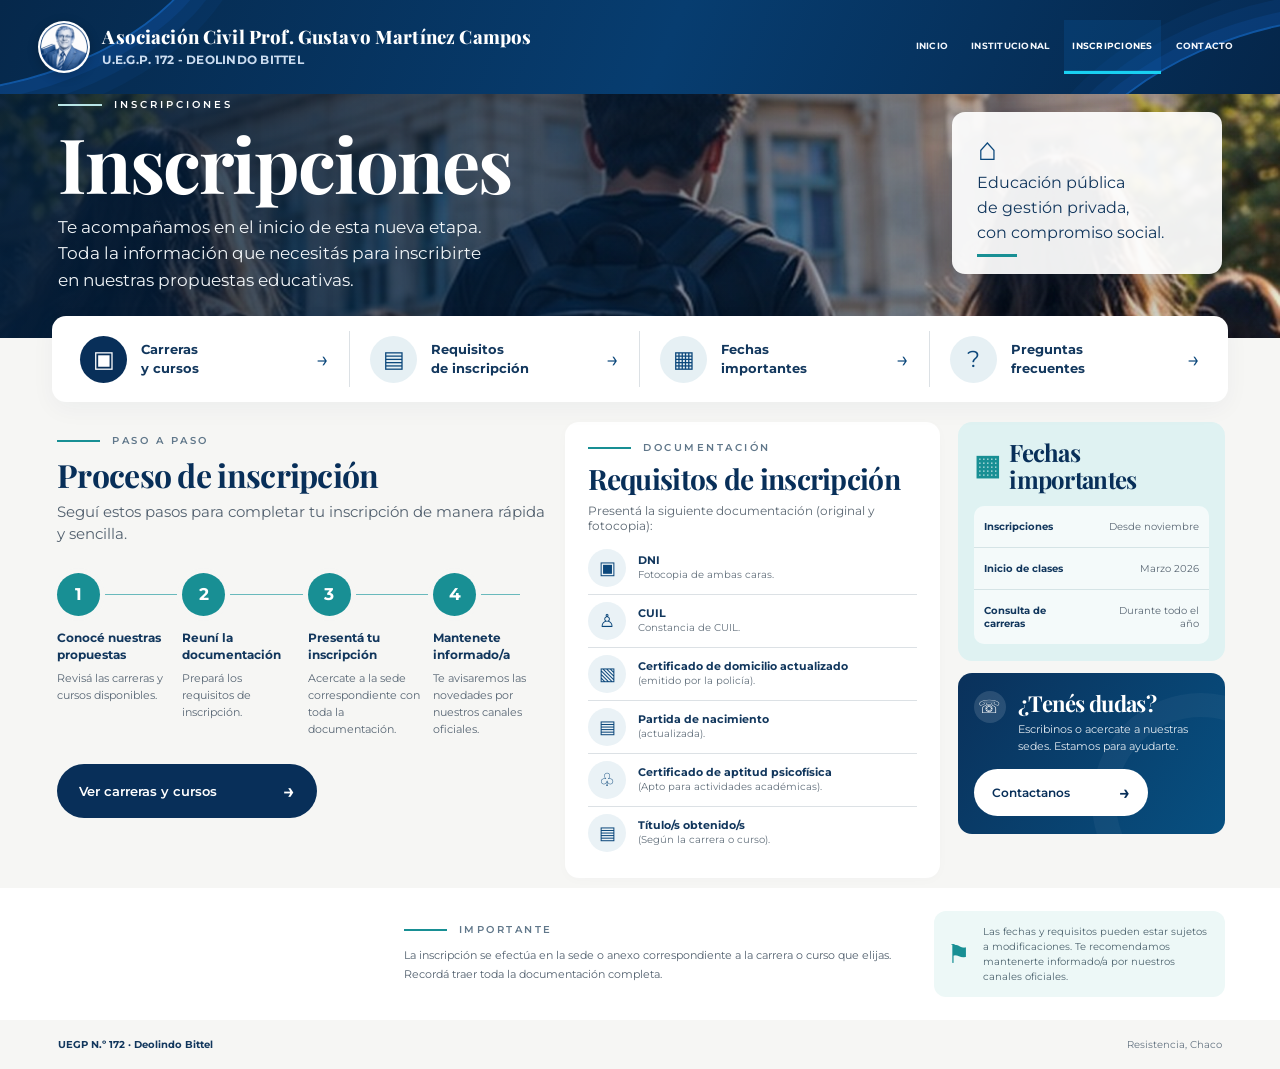
<file: inscripciones.html>
<!DOCTYPE html>
<html lang="es">
<head>
  <meta charset="UTF-8">
  <meta name="viewport" content="width=device-width, initial-scale=1.0">
  <meta name="description" content="Información para ingresantes de la U.E.G.P. N.º 172 Deolindo Bittel: propuestas, requisitos y proceso de inscripción.">
  <title>Inscripciones | U.E.G.P. N.º 172</title>
  <link rel="preconnect" href="https://fonts.googleapis.com">
  <link rel="preconnect" href="https://fonts.gstatic.com" crossorigin>
  <link href="https://fonts.googleapis.com/css2?family=Montserrat:wght@400;500;600;700&family=Playfair+Display:wght@600;700;800&display=swap" rel="stylesheet">
  <link rel="stylesheet" href="CSS/ingresantes.css">
  <link rel="stylesheet" href="CSS/header.css">
</head>
<body>
  <header class="hero" id="inicio">
    <div class="hero-fondo" role="img" aria-label="Estudiantes caminando hacia una institución educativa"></div>
    <nav class="uegp-header" aria-label="Navegación principal">
      <a class="uegp-brand" href="index.html" aria-label="U.E.G.P. N.º 172, inicio">
        <img src="ASSETS/img/logo-institucional-circular.png" alt="Emblema circular institucional">
        <span class="uegp-brand-copy"><strong>Asociación Civil Prof. Gustavo Martínez Campos</strong><span>U.E.G.P. 172 - DEOLINDO BITTEL</span></span>
      </a>
      <div class="uegp-menu">
        <a href="index.html#top">Inicio</a>
        <a href="index.html#institucion">Institucional</a>
        <a class="active" href="inscripciones.html">Inscripciones</a>
        <a href="index.html#contacto">Contacto</a>
      </div>
    </nav>
    <div class="hero-copy">
      <span class="eyebrow"><i></i> INSCRIPCIONES</span>
      <h1>Inscripciones</h1>
      <p>Te acompañamos en el inicio de esta nueva etapa.<br class="desktop"> Toda la información que necesitás para inscribirte<br class="desktop"> en nuestras propuestas educativas.</p>
    </div>
    <aside class="hero-sello"><span class="cap">⌂</span><p>Educación pública<br>de gestión privada,<br>con compromiso social.</p><i></i></aside>
  </header>

  <nav class="quicklinks" aria-label="Accesos rápidos">
    <a href="#carreras"><span class="quick-icon">▣</span><b>Carreras<br>y cursos</b><span class="arrow">→</span></a>
    <a href="#requisitos"><span class="quick-icon pale">▤</span><b>Requisitos<br>de inscripción</b><span class="arrow">→</span></a>
    <a href="#fechas"><span class="quick-icon pale">▦</span><b>Fechas<br>importantes</b><span class="arrow">→</span></a>
    <a href="#preguntas"><span class="quick-icon pale">?</span><b>Preguntas<br>frecuentes</b><span class="arrow">→</span></a>
  </nav>

  <main class="contenido">
    <section class="proceso" id="carreras">
      <span class="section-kicker"><i></i> PASO A PASO</span>
      <h2>Proceso de inscripción</h2>
      <p class="intro">Seguí estos pasos para completar tu inscripción de manera rápida y sencilla.</p>
      <div class="pasos">
        <article class="paso"><span class="numero">1</span><h3>Conocé nuestras propuestas</h3><p>Revisá las carreras y cursos disponibles.</p></article>
        <article class="paso"><span class="numero">2</span><h3>Reuní la documentación</h3><p>Prepará los requisitos de inscripción.</p></article>
        <article class="paso"><span class="numero">3</span><h3>Presentá tu inscripción</h3><p>Acercate a la sede correspondiente con toda la documentación.</p></article>
        <article class="paso"><span class="numero">4</span><h3>Mantenete informado/a</h3><p>Te avisaremos las novedades por nuestros canales oficiales.</p></article>
      </div>
      <a class="btn-primary" href="index.html#propuestas">Ver carreras y cursos <span>→</span></a>
    </section>

    <section class="requisitos card" id="requisitos">
      <span class="section-kicker"><i></i> DOCUMENTACIÓN</span>
      <h2>Requisitos de inscripción</h2>
      <p class="card-intro">Presentá la siguiente documentación (original y fotocopia):</p>
      <ul class="docs">
        <li><span class="doc-icon">▣</span><p><b>DNI</b><small>Fotocopia de ambas caras.</small></p></li>
        <li><span class="doc-icon">♙</span><p><b>CUIL</b><small>Constancia de CUIL.</small></p></li>
        <li><span class="doc-icon">▧</span><p><b>Certificado de domicilio actualizado</b><small>(emitido por la policía).</small></p></li>
        <li><span class="doc-icon">▤</span><p><b>Partida de nacimiento</b><small>(actualizada).</small></p></li>
        <li><span class="doc-icon">♧</span><p><b>Certificado de aptitud psicofísica</b><small>(Apto para actividades académicas).</small></p></li>
        <li><span class="doc-icon">▤</span><p><b>Título/s obtenido/s</b><small>(Según la carrera o curso).</small></p></li>
      </ul>
    </section>

    <aside class="columna-lateral">
      <section class="fechas" id="fechas">
        <h2><span>▦</span> Fechas importantes</h2>
        <div class="fecha-row"><b>Inscripciones</b><span>Desde noviembre</span></div>
        <div class="fecha-row"><b>Inicio de clases</b><span>Marzo 2026</span></div>
        <div class="fecha-row"><b>Consulta de carreras</b><span>Durante todo el año</span></div>
      </section>
      <section class="dudas" id="preguntas">
        <div class="dudas-icon">☏</div><div><h2>¿Tenés dudas?</h2><p>Escribinos o acercate a nuestras sedes. Estamos para ayudarte.</p></div>
        <a href="index.html#contacto">Contactanos <span>→</span></a>
      </section>
    </aside>
  </main>

  <section class="nota-final">
    <div class="nota-imagen" role="img" aria-label="Edificio educativo"></div>
    <div class="nota-texto"><span class="section-kicker"><i></i> IMPORTANTE</span><p>La inscripción se efectúa en la sede o anexo correspondiente a la carrera o curso que elijas. Recordá traer toda la documentación completa.</p></div>
    <div class="aviso"><span>⚑</span><p>Las fechas y requisitos pueden estar sujetos a modificaciones. Te recomendamos mantenerte informado/a por nuestros canales oficiales.</p></div>
  </section>
  <footer><a href="index.html">UEGP N.º 172 · Deolindo Bittel</a><span>Resistencia, Chaco</span></footer>
</body>
</html>
</file>
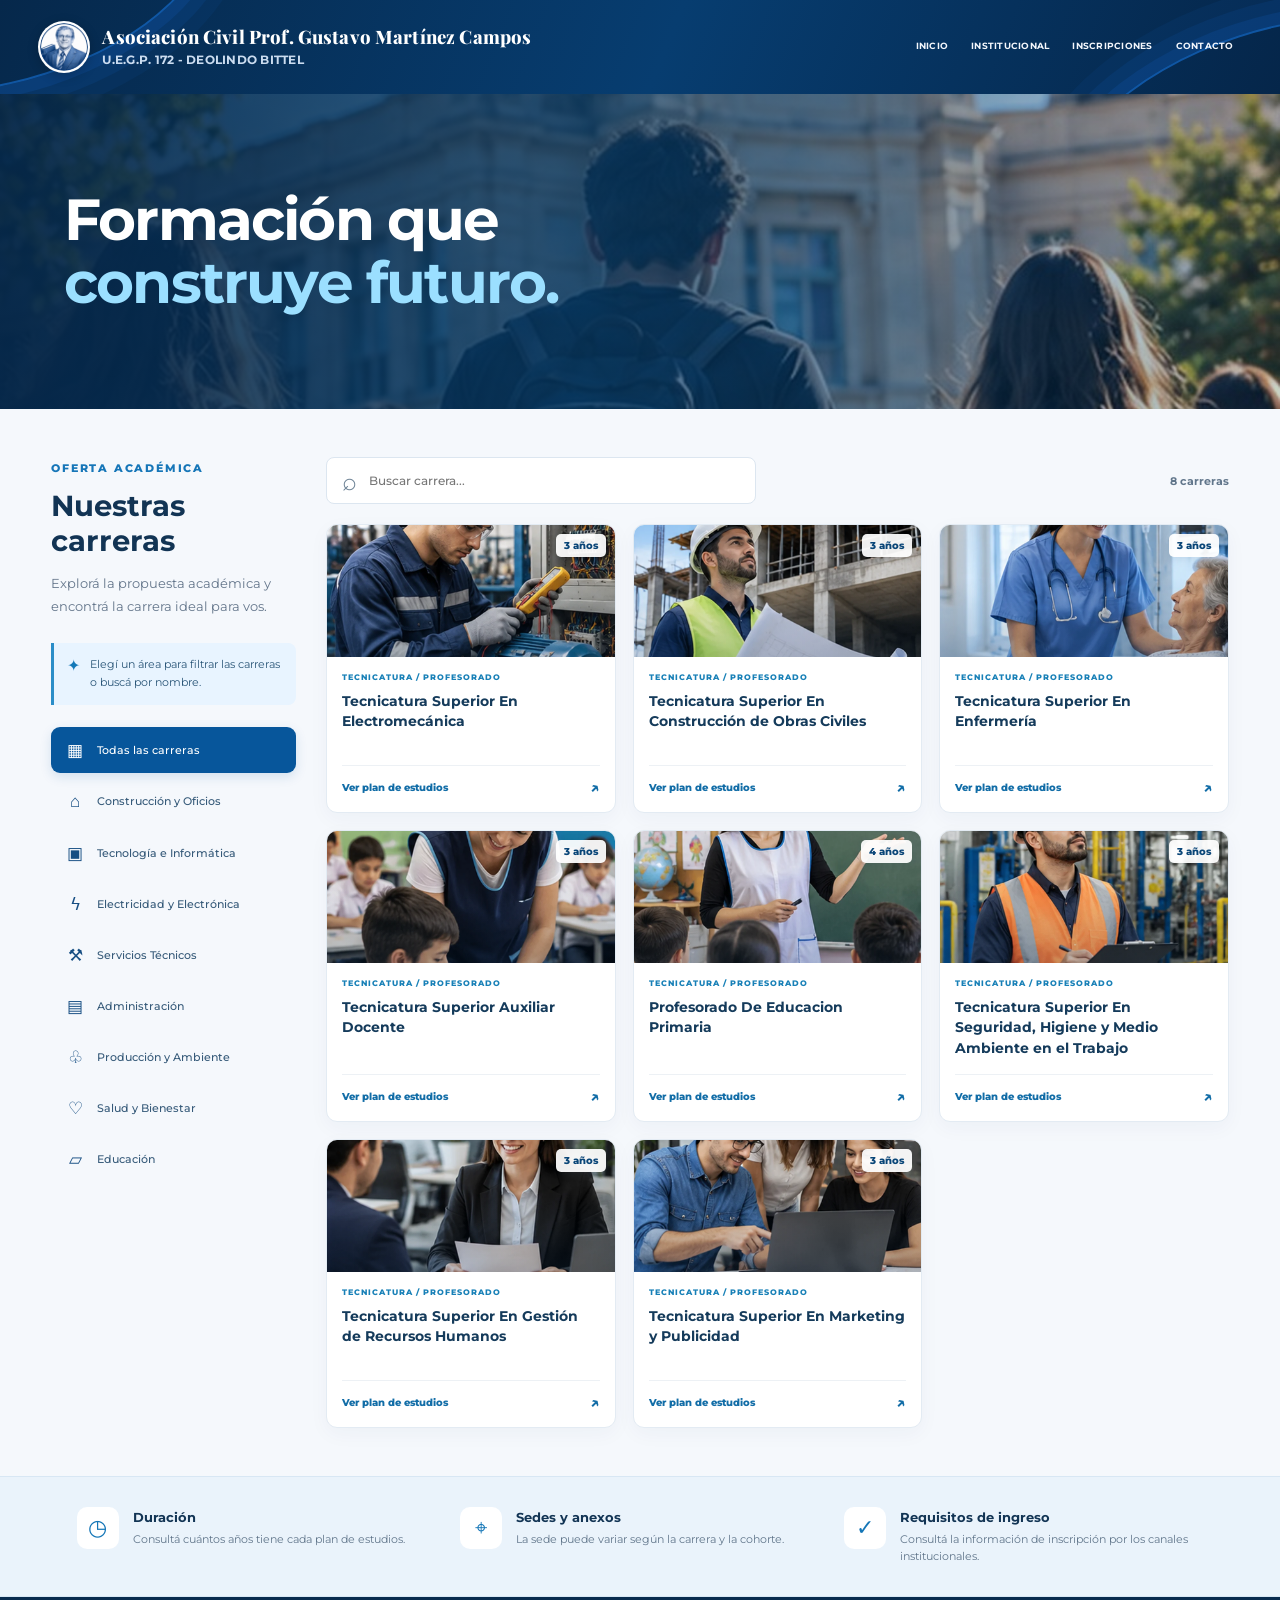
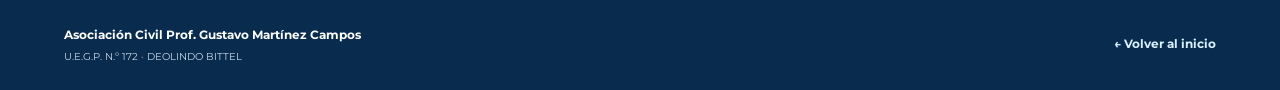
<file: nivel-superior.html>
<!DOCTYPE html>
<html lang="es"><head><meta charset="UTF-8"><meta name="viewport" content="width=device-width, initial-scale=1.0">
<meta name="description" content="Conocé las carreras de Nivel Superior de la U.E.G.P. N.º 172 y consultá sus planes de estudio."><title>Nivel Superior | U.E.G.P. N.º 172</title>
<link rel="preconnect" href="https://fonts.googleapis.com"><link rel="preconnect" href="https://fonts.gstatic.com" crossorigin><link href="https://fonts.googleapis.com/css2?family=Montserrat:wght@400;500;600;700;800&family=Playfair+Display:wght@600;700;800&display=swap" rel="stylesheet"><link rel="stylesheet" href="CSS/header.css"><link rel="stylesheet" href="CSS/nivel-superior.css"></head><body>
<header class="uegp-header"><a class="uegp-brand" href="index.html" aria-label="Inicio"><img src="ASSETS/img/logo-institucional-circular.png" alt="Emblema institucional"><span class="uegp-brand-copy"><strong>Asociación Civil Prof. Gustavo Martínez Campos</strong><span>U.E.G.P. 172 - DEOLINDO BITTEL</span></span></a><nav class="uegp-menu" aria-label="Navegación principal"><a href="index.html#top">Inicio</a><a href="index.html#institucion">Institucional</a><a href="inscripciones.html">Inscripciones</a><a href="index.html#contacto">Contacto</a></nav></header>
<main><section class="superior-hero"><div class="hero-copy"><h1>Formación que<br><em>construye futuro.</em></h1></div></section>
<section class="catalog-wrap" id="carreras"><aside class="catalog-intro"><span class="eyebrow blue">OFERTA ACADÉMICA</span><h2>Nuestras carreras</h2><p>Explorá la propuesta académica y encontrá la carrera ideal para vos.</p><div class="catalog-note"><span>✦</span><p>Elegí un área para filtrar las carreras o buscá por nombre.</p></div><nav class="career-filters" id="career-filters" aria-label="Filtrar carreras por área"><button class="filter-button active" data-category="all" type="button"><span>▦</span>Todas las carreras</button><button class="filter-button" data-category="construccion" type="button"><span>⌂</span>Construcción y Oficios</button><button class="filter-button" data-category="tecnologia" type="button"><span>▣</span>Tecnología e Informática</button><button class="filter-button" data-category="electricidad" type="button"><span>ϟ</span>Electricidad y Electrónica</button><button class="filter-button" data-category="servicios" type="button"><span>⚒</span>Servicios Técnicos</button><button class="filter-button" data-category="administracion" type="button"><span>▤</span>Administración</button><button class="filter-button" data-category="ambiente" type="button"><span>♧</span>Producción y Ambiente</button><button class="filter-button" data-category="salud" type="button"><span>♡</span>Salud y Bienestar</button><button class="filter-button" data-category="educacion" type="button"><span>▱</span>Educación</button></nav></aside><div class="catalog-content"><div class="catalog-tools"><label class="searchbox"><span>⌕</span><input id="search-careers" type="search" placeholder="Buscar carrera..." aria-label="Buscar una carrera"></label><label class="mobile-filter-label"><span class="sr-only">Filtrar por área</span><select id="mobile-category" aria-label="Filtrar carreras por área"><option value="all">Todas las áreas</option><option value="construccion">Construcción y Oficios</option><option value="tecnologia">Tecnología e Informática</option><option value="electricidad">Electricidad y Electrónica</option><option value="servicios">Servicios Técnicos</option><option value="administracion">Administración</option><option value="ambiente">Producción y Ambiente</option><option value="salud">Salud y Bienestar</option><option value="educacion">Educación</option></select></label><span id="result-count" class="result-count">15 carreras</span></div><div class="career-grid" id="career-grid"></div><p class="empty-state" id="empty-state" hidden>No encontramos carreras con ese nombre o área. Probá con otra búsqueda.</p></div></section>
<section class="info-band"><article><span class="info-icon">◷</span><div><h3>Duración</h3><p>Consultá cuántos años tiene cada plan de estudios.</p></div></article><article><span class="info-icon">⌖</span><div><h3>Sedes y anexos</h3><p>La sede puede variar según la carrera y la cohorte.</p></div></article><article><span class="info-icon">✓</span><div><h3>Requisitos de ingreso</h3><p>Consultá la información de inscripción por los canales institucionales.</p></div></article></section></main>
<footer class="site-footer"><div><strong>Asociación Civil Prof. Gustavo Martínez Campos</strong><p>U.E.G.P. N.º 172 · DEOLINDO BITTEL</p></div><a href="index.html">← Volver al inicio</a></footer><script src="JS/carreras.js"></script><script src="JS/nivel-superior.js"></script></body></html>
</file>
<file: CSS/header.css>
/* Encabezado institucional unificado U.E.G.P. N.º 172 */
.uegp-header{position:relative;isolation:isolate;overflow:hidden;display:flex;align-items:center;gap:clamp(16px,2vw,30px);min-height:94px;padding:10px clamp(18px,3vw,52px);color:#fff;background:linear-gradient(112deg,#06284b 0%,#073d70 52%,#05264a 100%);z-index:20}
.uegp-header::before,.uegp-header::after{content:"";position:absolute;z-index:-1;pointer-events:none;border:2px solid rgba(24,123,232,.55);border-radius:50%;transform:rotate(-18deg)}
.uegp-header::before{width:390px;height:190px;left:-180px;top:-115px;box-shadow:0 0 0 12px rgba(20,103,205,.16),0 0 0 25px rgba(20,103,205,.11),0 0 0 39px rgba(20,103,205,.08)}
.uegp-header::after{width:430px;height:220px;right:-210px;bottom:-160px;box-shadow:0 0 0 12px rgba(20,103,205,.16),0 0 0 25px rgba(20,103,205,.11),0 0 0 39px rgba(20,103,205,.08)}
.uegp-brand{position:relative;z-index:1;display:flex;align-items:center;gap:12px;flex:0 0 auto;min-width:0;color:#fff;text-decoration:none}
.uegp-brand img{width:52px;height:52px;flex:0 0 52px;display:block;object-fit:cover;border-radius:50%;border:2px solid rgba(255,255,255,.92);background:#fff;box-shadow:0 3px 12px rgba(0,0,0,.2)}
.uegp-brand-copy{display:flex;flex-direction:column;line-height:1.2;white-space:nowrap}
.uegp-brand-copy strong{font-family:"Playfair Display",Georgia,serif;font-size:clamp(14px,1.45vw,22px);font-weight:800;letter-spacing:.15px;color:#fff}
.uegp-brand-copy span{font-size:clamp(11px,.95vw,14px);font-weight:700;margin-top:5px;color:#cbdcf0;text-transform:uppercase;letter-spacing:.25px}
.uegp-menu{position:relative;z-index:1;display:flex;align-items:stretch;justify-content:flex-end;gap:clamp(4px,.55vw,10px);margin-left:auto;min-width:0}
.uegp-menu a{display:flex;align-items:center;justify-content:center;min-height:54px;padding:0 8px;border-bottom:3px solid transparent;color:#f5f8fd;text-decoration:none;text-transform:uppercase;white-space:nowrap;font:700 clamp(9px,.72vw,12px)/1.2 Montserrat,Arial,sans-serif;letter-spacing:.25px;transition:background .2s,color .2s,border-color .2s}
.uegp-menu a:hover,.uegp-menu a.active{color:#fff;border-bottom-color:#19d0f2;background:rgba(18,120,210,.16)}
.uegp-menu a.active{box-shadow:inset 0 -1px 0 rgba(25,208,242,.12)}
@media(max-width:1050px){.uegp-header{flex-wrap:wrap;gap:8px 18px;padding:10px 20px}.uegp-brand img{width:48px;height:48px;flex-basis:48px}.uegp-menu{width:100%;justify-content:space-between;gap:3px;overflow-x:auto;margin:0}.uegp-menu a{min-height:38px;padding:0 7px;font-size:11px}}
@media(max-width:600px){.uegp-header{padding:9px 13px}.uegp-brand{gap:9px}.uegp-brand img{width:42px;height:42px;flex-basis:42px}.uegp-brand-copy strong{font-size:11px}.uegp-brand-copy span{font-size:9px;white-space:normal;max-width:62vw}.uegp-menu{justify-content:flex-start;scrollbar-width:thin}.uegp-menu a{font-size:10px;min-height:36px;padding:0 9px}}
</file>
<file: CSS/bla-actividades.css>
/* Cronograma comunitario B.L.A. — identidad azul, celeste y blanco */
.bla-activities-section{padding:58px clamp(18px,4vw,64px);background:linear-gradient(145deg,#f4faff 0%,#e8f4ff 52%,#f8fbff 100%);position:relative;overflow:hidden}
.bla-activities-section:before{content:"";position:absolute;inset:0 auto auto 0;width:100%;height:7px;background:linear-gradient(90deg,#073568,#087bd0,#42b9f4,#073568)}
.bla-activities-wrap{max-width:1450px;margin:0 auto;position:relative}
.bla-activities-heading{text-align:center;margin:0 auto 27px;max-width:850px}
.bla-activities-kicker{display:inline-block;padding:7px 15px;border-radius:30px;background:#d7edff;color:#07518f;font-size:10px;font-weight:800;letter-spacing:1.8px}
.bla-activities-heading h2{margin:13px 0 8px;color:#082f5d;font-family:"Montserrat",Arial,sans-serif;font-size:clamp(27px,3.3vw,40px);font-weight:800;letter-spacing:-1px}
.bla-activities-heading>p{margin:0;color:#365d82;font-size:14px;line-height:1.6}
.bla-date-range{display:inline-block;margin-top:14px;padding:9px 18px;border-radius:30px;background:linear-gradient(100deg,#0b4c88,#087ac5);color:#fff;font-size:12px;font-weight:700;box-shadow:0 6px 18px #07518f24}
.bla-events-grid{display:grid;grid-template-columns:repeat(3,minmax(0,1fr));gap:13px}
.bla-event-card{display:flex;align-items:center;gap:13px;min-width:0;padding:14px;border:1px solid #c6ddf1;border-radius:15px;background:#fff;box-shadow:0 7px 20px rgba(7,53,104,.07);transition:transform .2s,box-shadow .2s}
.bla-event-card:hover{transform:translateY(-3px);box-shadow:0 12px 24px rgba(7,53,104,.13)}
.bla-event-date{display:flex;flex:0 0 66px;min-height:78px;flex-direction:column;align-items:center;justify-content:center;border-radius:11px;background:linear-gradient(155deg,#0b64ad,#073568);color:#fff;line-height:1}
.bla-event-date span{font-size:10px;font-weight:800;letter-spacing:1px}
.bla-event-date strong{font-size:27px;font-weight:800;margin:4px 0}
.bla-event-date small{font-size:10px;font-weight:700;letter-spacing:1px}
.bla-event-info{min-width:0}
.bla-event-full-date{display:block;color:#3476a9;font-size:10px;font-weight:700;margin-bottom:3px}
.bla-event-info h3{margin:0 0 5px;color:#092f58;font-family:"Montserrat",Arial,sans-serif;font-size:13px;line-height:1.3;font-weight:800}
.bla-event-info p{margin:3px 0 0;color:#3e5e7b;font-size:11px;line-height:1.35;overflow-wrap:anywhere}
.bla-event-info p span{display:inline-block;width:15px;color:#0876bf;font-size:14px;font-weight:800}
.bla-activities-invite{display:flex;align-items:center;justify-content:space-between;gap:22px;margin-top:20px;padding:20px 23px;border-radius:16px;background:linear-gradient(105deg,#073568,#0875bd);color:#fff;box-shadow:0 10px 24px rgba(7,53,104,.15)}
.bla-activities-invite strong{display:block;font-size:20px;font-weight:800}
.bla-activities-invite p{max-width:850px;margin:5px 0 0;color:#e6f4ff;font-size:12px;line-height:1.55}
.bla-activities-invite a{flex:0 0 auto;padding:11px 17px;border-radius:30px;background:#fff;color:#08477d;font-size:11px;font-weight:800}
.bla-activities-invite a span{margin-left:9px;font-size:17px}
.bla-activities-page{padding-top:48px;padding-bottom:55px}
@media(max-width:1000px){.bla-events-grid{grid-template-columns:repeat(2,minmax(0,1fr))}}
@media(max-width:620px){.bla-activities-section{padding:42px 15px}.bla-activities-heading{margin-bottom:20px}.bla-activities-heading>p{font-size:12px}.bla-date-range{font-size:10px;line-height:1.45}.bla-events-grid{grid-template-columns:1fr;gap:10px}.bla-event-card{padding:12px}.bla-event-date{flex-basis:62px;min-height:72px}.bla-event-info h3{font-size:12px}.bla-activities-invite{display:block;padding:18px}.bla-activities-invite strong{font-size:18px}.bla-activities-invite a{display:inline-block;margin-top:14px}}
</file>
<file: CSS/nivel-superior.css>
*{box-sizing:border-box}body{margin:0;color:#123454;background:#f5f8fc;font-family:Montserrat,Arial,sans-serif}.superior-hero{position:relative;display:flex;align-items:center;min-height:255px;background:linear-gradient(90deg,rgba(5,39,73,.94) 0%,rgba(7,59,101,.76) 46%,rgba(7,59,101,.22) 100%),url('../ASSETS/img/alumnos-inscripciones-limpia.jpg') center 42%/cover no-repeat;color:white;overflow:hidden}.hero-copy{padding:38px clamp(25px,5vw,72px);max-width:760px;position:relative;z-index:2}.eyebrow{display:inline-block;font-size:11px;font-weight:800;letter-spacing:1.8px;color:#c1e8ff}.eyebrow.blue{color:#1676b8}.hero-copy h1{font-size:clamp(36px,4.6vw,60px);line-height:1.06;letter-spacing:-1.8px;margin:18px 0}.hero-copy h1 em{font-style:normal;color:#9bdfff}.hero-copy p{max-width:490px;line-height:1.75;color:#e1effa;font-size:15px}.hero-cta{display:inline-flex;align-items:center;gap:20px;margin-top:18px;padding:13px 18px;border-radius:6px;background:white;color:#0b3b66;text-decoration:none;font-weight:800;font-size:13px}.hero-photo{display:none}.hero-stats{position:absolute;right:clamp(20px,4vw,55px);bottom:0;display:flex;gap:26px;padding:15px 24px;background:white;color:#0b3b66;border-radius:12px 12px 0 0;box-shadow:0 -5px 24px #092e551a}.hero-stats div{display:flex;flex-direction:column;gap:3px}.hero-stats strong{font-size:18px}.hero-stats span{font-size:10px;color:#5c7287}.catalog-wrap{max-width:1400px;margin:0 auto;padding:48px clamp(20px,4vw,58px);display:grid;grid-template-columns:245px minmax(0,1fr);gap:30px}.catalog-intro h2{font-size:29px;line-height:1.2;margin:13px 0}.catalog-intro p{font-size:13px;line-height:1.8;color:#63758a}.career-filters{display:grid;gap:5px;margin-top:22px}.filter-button{display:flex;align-items:center;gap:12px;width:100%;padding:12px 13px;border:1px solid transparent;border-radius:9px;background:transparent;text-align:left;color:#365a79;font:500 11px Montserrat,Arial,sans-serif;cursor:pointer;transition:background .18s,color .18s}.filter-button span{display:inline-grid;place-items:center;width:20px;font-size:17px;color:#164e83}.filter-button:hover{background:#e8f2fb}.filter-button.active{background:#07569b;color:#fff;box-shadow:0 4px 12px #07569b24}.filter-button.active span{color:#fff}.mobile-filter-label{display:none}.mobile-filter-label select{width:100%;height:45px;padding:0 12px;border:1px solid #dce6f0;border-radius:8px;background:#fff;color:#365a79;font:500 12px Montserrat,Arial,sans-serif}.sr-only{position:absolute;width:1px;height:1px;padding:0;margin:-1px;overflow:hidden;clip:rect(0,0,0,0);white-space:nowrap;border:0}.catalog-note{display:flex;gap:10px;align-items:flex-start;background:#e8f4ff;border-left:3px solid #2a8dc8;padding:13px;margin-top:25px;border-radius:0 8px 8px 0}.catalog-note span{color:#1479b8}.catalog-note p{margin:0;font-size:11px;line-height:1.6;color:#295577}.catalog-tools{display:flex;align-items:center;justify-content:space-between;gap:12px;margin-bottom:20px}.searchbox{display:flex;align-items:center;gap:10px;max-width:430px;width:100%;padding:0 15px;border:1px solid #dce6f0;border-radius:8px;background:#fff;color:#6d8295}.searchbox span{font-size:25px}.searchbox input{width:100%;height:45px;border:0;outline:0;background:transparent;font:500 12px Montserrat,Arial;color:#153e61}.result-count{font-size:11px;font-weight:700;color:#61768b;white-space:nowrap}.career-grid{display:grid;grid-template-columns:repeat(3,minmax(0,1fr));gap:17px}.career-card{display:flex;flex-direction:column;min-width:0;overflow:hidden;text-decoration:none;color:#153b5b;background:white;border:1px solid #e3ebf3;border-radius:11px;box-shadow:0 6px 20px #173f5c0a;transition:transform .2s,box-shadow .2s}.career-card:hover{transform:translateY(-4px);box-shadow:0 14px 28px #173f5c17}.card-image{position:relative;height:132px;background:#dbe8f2;overflow:hidden}.card-image:after{content:"";position:absolute;inset:40% 0 0;background:linear-gradient(transparent,#092e5533)}.card-image img{width:100%;height:100%;object-fit:cover;transition:transform .35s}.career-card:hover .card-image img{transform:scale(1.04)}.duration-tag{position:absolute;z-index:1;right:9px;top:9px;padding:5px 8px;border-radius:5px;background:#fffE;color:#0a4678;font-size:10px;font-weight:800;box-shadow:0 2px 8px #102f4d1a}.card-body{display:flex;flex:1;flex-direction:column;align-items:flex-start;padding:15px;min-height:155px}.card-kicker{font-size:8px;letter-spacing:1px;font-weight:800;color:#1880b7}.card-body h3{font-size:14px;line-height:1.45;margin:9px 0 16px}.card-link{margin-top:auto;display:flex;align-items:center;justify-content:space-between;gap:10px;width:100%;padding-top:12px;border-top:1px solid #edf1f5;color:#126da7;font-size:10px;font-weight:800}.card-link b{font-size:16px}.empty-state{padding:24px;color:#61768b;background:white;border-radius:8px;font-size:13px}.info-band{display:grid;grid-template-columns:repeat(3,minmax(0,1fr));gap:24px;padding:30px clamp(20px,6vw,90px);background:#eaf3fb;border-top:1px solid #d8e7f4;border-bottom:1px solid #d8e7f4}.info-band article{display:flex;gap:14px;align-items:flex-start}.info-icon{display:grid;place-items:center;flex:0 0 42px;height:42px;border-radius:10px;background:#fff;color:#1476b7;font-size:22px}.info-band h3{font-size:13px;margin:2px 0 6px}.info-band p{font-size:11px;line-height:1.6;color:#61768b;margin:0}.site-footer{display:flex;align-items:center;justify-content:space-between;gap:20px;padding:27px clamp(20px,5vw,70px);background:#082b4e;color:#fff}.site-footer strong{font-size:12px}.site-footer p{font-size:10px;color:#c7d8e8;margin:7px 0 0}.site-footer a{color:#d9f1ff;text-decoration:none;font-size:12px;font-weight:700}.detail-main{max-width:980px;margin:0 auto;padding:40px 22px 70px}.back-link{color:#176fa7;text-decoration:none;font-weight:700;font-size:12px}.detail-heading{padding:36px 0 24px}.detail-heading h1{font-size:clamp(28px,4vw,44px);line-height:1.18;color:#0a355d;margin:13px 0}.duration-pill{display:inline-block;background:#e4f2ff;color:#0b5c91;padding:8px 11px;border-radius:6px;font-size:11px;font-weight:800}.detail-heading p,.source-note{color:#65788b;font-size:12px;line-height:1.7}.study-plan{display:grid;gap:13px}.year-panel{border:1px solid #dce7f1;border-radius:10px;background:#fff;overflow:hidden}.year-panel summary{display:flex;align-items:center;justify-content:space-between;gap:15px;cursor:pointer;list-style:none;padding:18px 20px;background:#f0f7fd;color:#0b3b66;font-size:14px;font-weight:800}.year-panel summary::-webkit-details-marker{display:none}.year-panel summary:after{content:'+';font-size:20px;color:#1676b8}.year-panel[open] summary:after{content:'−'}.subject-count{margin-left:auto;color:#668097;font-size:10px;font-weight:600}.year-panel ol{margin:0;padding:16px 24px 20px 48px}.year-panel li{padding:8px 0 8px 4px;color:#344f67;font-size:12px;line-height:1.5;border-bottom:1px solid #eff3f7}.year-panel li:last-child{border-bottom:0}.source-note{margin-top:24px}@media(max-width:1050px){.catalog-wrap{grid-template-columns:210px minmax(0,1fr);gap:22px}.career-grid{grid-template-columns:repeat(2,minmax(0,1fr))}.hero-copy{padding:38px}.card-image{height:145px}}@media(max-width:680px){.superior-hero{min-height:285px;background-position:center;background-image:linear-gradient(90deg,rgba(5,39,73,.88),rgba(7,59,101,.64)),url('https://images.unsplash.com/photo-1523050854058-8df90110c9f1?auto=format&fit=crop&w=1000&q=80')}.hero-copy{padding:34px 23px 32px}.hero-photo{display:none}.hero-copy h1{font-size:38px}.hero-stats{right:14px;bottom:12px;padding:11px 14px;border-radius:8px}.catalog-wrap{grid-template-columns:1fr;padding:32px 16px;gap:20px}.catalog-intro h2{font-size:26px}.catalog-intro>p{margin-bottom:10px}.catalog-note{margin-top:12px}.career-filters{display:none}.mobile-filter-label{display:block;flex:0 0 100%}.catalog-tools{flex-wrap:wrap;gap:10px}.catalog-tools .searchbox{max-width:none;flex:1 1 100%}.catalog-tools .result-count{margin-left:auto}.career-grid{grid-template-columns:repeat(2,minmax(0,1fr));gap:11px}.card-image{height:105px}.card-body{padding:11px;min-height:155px}.card-body h3{font-size:12px}.card-kicker{font-size:7px}.card-link{font-size:9px}.duration-tag{font-size:9px;right:6px;top:6px}.info-band{grid-template-columns:1fr;gap:18px;padding:25px 20px}.site-footer{align-items:flex-start;flex-direction:column}.detail-main{padding:28px 16px 50px}.detail-heading{padding:28px 0 20px}.year-panel summary{padding:15px}.year-panel ol{padding:12px 16px 18px 38px}}.card-image.image-fallback{background:linear-gradient(135deg,#dceefa,#8db5d1 55%,#164c7a)}
@media(min-width:681px){.superior-hero{min-height:315px}.hero-copy h1{font-size:clamp(36px,4.1vw,54px)}}

/* Ajustes de prueba: banner compacto con fotografía local y solo el título */
.hero-copy h1{margin:0;font-size:clamp(34px,4.6vw,58px);line-height:1.08}
.hero-copy h1 em{display:inline-block}
.hero-stats,.hero-cta,.hero-copy p,.hero-copy>.eyebrow,.hero-photo{display:none!important}
@media(max-width:600px){.superior-hero{min-height:205px;background-position:center;background-image:linear-gradient(90deg,rgba(5,39,73,.91),rgba(7,59,101,.55)),url('../ASSETS/img/alumnos-inscripciones-limpia.jpg')}.hero-copy{padding:32px 22px}.hero-copy h1{font-size:clamp(32px,9vw,44px);letter-spacing:-1px}}
</file>
<file: CSS/style.css>
:root{--navy:#082f55;--blue:#1767a8;--teal:#08a9a6;--green:#078875;--ink:#103d68;--muted:#59728d;--paper:#f4f7fb;--white:#fff;--line:#dce6ef;--shadow:0 18px 45px rgba(8,40,72,.13)}
*{box-sizing:border-box}html{scroll-behavior:smooth;scroll-padding-top:90px}body{margin:0;background:var(--paper);color:var(--ink);font-family:"Montserrat",Arial,sans-serif;line-height:1.5}img{display:block;max-width:100%}a{color:inherit;text-decoration:none}.layout{display:block;width:100%;max-width:none;margin:0 auto;background:#fff;overflow:hidden}.panel-izquierdo,.panel-derecho{display:block;min-width:0}.header{min-height:104px;height:auto;padding:12px clamp(24px,3vw,56px);display:flex;align-items:center;justify-content:space-between;gap:clamp(18px,2vw,34px);background:#082f55;color:#fff;position:relative;z-index:5}.marca{display:flex;align-items:center;gap:14px;min-width:0;flex:0 1 auto}.logo-institucional{display:block;width:82px;height:82px;flex:0 0 82px;aspect-ratio:1 / 1;object-fit:contain;object-position:center;border-radius:50%;border:2px solid rgba(255,255,255,.9);background:#fff;overflow:hidden;box-shadow:0 2px 10px rgba(0,0,0,.12)}.marca-texto{display:flex;flex-direction:column;line-height:1.3}.marca-texto strong{font-family:"Playfair Display",Georgia,serif;font-size:clamp(16px,1.45vw,24px);font-weight:700;color:#fff;white-space:nowrap;letter-spacing:-.25px}.marca-texto span{font-size:clamp(12px,1vw,17px);font-weight:500;color:#e3edf8;margin-top:4px}.menu{display:flex;align-items:center;justify-content:flex-end;gap:clamp(24px,3vw,54px);margin-left:auto;font-size:clamp(16px,1.15vw,20px);font-weight:700;white-space:nowrap}.menu a{padding:14px 0 11px;color:#f2f6fb;border-bottom:3px solid transparent;transition:color .2s,border-color .2s}.menu a:hover,.menu a.activo{border-color:#00c5c1;color:#fff}.boton-menu{width:60px;height:60px;display:grid;place-items:center;background:rgba(255,255,255,.1);border-radius:50%;font-size:31px;color:#fff;flex:0 0 60px;margin-left:clamp(8px,1.4vw,24px)}
.portada{position:relative;min-height:492px;isolation:isolate;overflow:hidden;background:#0d2b45}.portada-img{position:absolute;inset:0;width:100%;height:100%;object-fit:cover;object-position:center 47%;z-index:-2}.portada:after{content:"";position:absolute;inset:0;background:linear-gradient(90deg,rgba(4,35,65,.93) 0%,rgba(4,35,65,.78) 35%,rgba(4,35,65,.3) 75%,rgba(4,35,65,.08) 100%);z-index:-1}.portada-overlay{display:none}.portada-contenido{padding:32px clamp(30px,4.2vw,78px) 118px;max-width:790px;color:#fff}.portada .etiqueta{display:inline-block;font-size:11px;font-weight:600;letter-spacing:4px;color:#d8e9fa;text-transform:uppercase}.portada .etiqueta:before{content:"";display:inline-block;width:46px;height:2px;background:#d8e9fa;vertical-align:middle;margin:0 15px 3px 0}.portada h1{font-family:"Playfair Display",Georgia,serif;font-size:clamp(54px,5.1vw,88px);line-height:.98;letter-spacing:-2px;margin:22px 0 15px;max-width:700px;color:#fff}.portada-contenido p{font-size:clamp(17px,1.35vw,24px);line-height:1.35;color:#f1f6fc;margin:0 0 20px}.boton{display:inline-flex;align-items:center;gap:22px;padding:15px 29px;border-radius:28px;font-size:15px;font-weight:700;transition:transform .2s,background .2s}.boton:hover{transform:translateY(-2px)}.boton-claro{background:#fff;color:var(--navy)}.portada-pie{display:none}
.tarjetas-acceso{position:relative;z-index:2;display:grid;grid-template-columns:repeat(3,minmax(0,1fr));gap:24px;margin:-106px clamp(28px,4.3vw,80px) 54px}.tarjeta{position:relative;isolation:isolate;display:block;min-width:0;height:316px;background:#fff;border:1px solid #e5edf4;border-radius:15px;overflow:hidden;box-shadow:0 17px 35px rgba(10,44,77,.15);transition:transform .25s,box-shadow .25s}.tarjeta:hover{transform:translateY(-5px);box-shadow:0 22px 42px rgba(10,44,77,.2)}.tarjeta-foto{position:absolute;inset:0 0 0 43%;height:100%;overflow:hidden;z-index:-2;background:#e8f0f6}.tarjeta-foto img{width:100%;height:100%;object-fit:cover;transition:transform .35s}.tarjeta:hover .tarjeta-foto img{transform:scale(1.04)}.tarjeta:after{content:"";position:absolute;inset:0;z-index:-1;pointer-events:none;background:linear-gradient(90deg,rgba(255,255,255,0) 45%,rgba(255,255,255,0) 100%)}.tarjeta-contenido{position:relative;display:flex;width:72%;height:100%;flex-direction:column;align-items:flex-start;padding:22px 15px 22px 36px;background:linear-gradient(110deg,#fff 0%,#f9fbfe 76%,rgba(249,251,254,.92) 100%);clip-path:polygon(0 0,78% 0,100% 100%,0 100%)}.tarjeta-icono{width:70px;height:70px;border-radius:50%;display:grid;place-items:center;background:#0a3b69;color:#fff;font-size:30px;margin:0 0 7px;position:relative;border:0}.tarjeta-azul .tarjeta-icono{background:#078e91}.tarjeta-verde .tarjeta-icono{background:#087e70}.tarjeta-numero{font-size:12px;font-weight:600;letter-spacing:2px;color:#1b5d94}.tarjeta-azul .tarjeta-numero{color:#078d91}.tarjeta-verde .tarjeta-numero{color:#087d70}.tarjeta h3{font-family:"Playfair Display",Georgia,serif;font-size:clamp(21px,2vw,35px);line-height:1.04;margin:9px 0;color:#0b3a68;max-width:300px}.tarjeta p{font-size:clamp(12px,1vw,18px);line-height:1.25;color:#254f7a;margin:5px 0 12px;max-width:240px}.tarjeta-enlace{display:flex;align-items:center;gap:20px;margin-top:auto;color:#0b3a68;font-size:14px;font-weight:700}.tarjeta-enlace span{display:grid;place-items:center;width:44px;height:44px;border:1px solid #0b3a68;border-radius:50%;font-size:22px}.tarjeta-azul .tarjeta-enlace{color:#078e91}.tarjeta-azul .tarjeta-enlace span{border-color:#078e91}.tarjeta-verde .tarjeta-enlace{color:#087d70}.tarjeta-verde .tarjeta-enlace span{border-color:#087d70}
.presentacion{padding:12px clamp(30px,4.3vw,80px) 60px;max-width:1100px}.presentacion h2,.bloque-encabezado h2{font-family:"Playfair Display",Georgia,serif;color:var(--navy);font-size:clamp(28px,3vw,40px);line-height:1.15;margin:13px 0}.presentacion p,.bloque-encabezado p{color:var(--muted);font-size:15px;max-width:700px}.presentacion .etiqueta{color:#08a4a5}.enlace{display:inline-block;margin-top:12px;color:var(--teal);font-size:14px;font-weight:700}
.panel-derecho{padding:44px clamp(28px,4.3vw,80px) 28px;background:#f7f9fc;border-top:1px solid #e8eef3}.imagen-secundaria{height:220px;border-radius:12px;overflow:hidden;background:#dce7ef;margin-bottom:42px}.imagen-secundaria img{width:100%;height:100%;object-fit:cover}.bloque-novedades,.recursos{margin:0 auto 48px;max-width:1450px}.bloque-encabezado{margin-bottom:20px}.bloque-encabezado h2{font-size:clamp(26px,2.5vw,36px);margin:8px 0}.bloque-encabezado p{font-size:14px;margin:0}.noticia{display:grid;grid-template-columns:100px minmax(0,1fr);gap:18px;align-items:center;padding:16px 0;border-bottom:1px solid var(--line)}.noticia:first-of-type{border-top:1px solid var(--line)}.noticia>img{width:100px;height:82px;object-fit:cover;border-radius:8px;background:#e3ebf1}.noticia-categoria{font-size:10px;letter-spacing:1.6px;font-weight:700;color:var(--teal)}.noticia h3{font-size:16px;line-height:1.35;color:var(--navy);margin:5px 0 8px}.noticia a{font-size:13px;color:var(--teal);font-weight:700}.recursos-grid{display:grid;grid-template-columns:repeat(3,minmax(0,1fr));gap:14px}.recurso{position:relative;padding:20px 18px;background:#fff;border:1px solid #e3ebf1;border-radius:10px;min-height:142px;transition:border-color .2s,transform .2s}.recurso:hover{border-color:#9ed8d4;transform:translateY(-2px)}.recurso>span{font-size:22px;color:var(--teal)}.recurso h3{font-size:15px;margin:8px 0 3px;color:var(--navy)}.recurso p{font-size:12px;color:var(--muted);margin:0;line-height:1.5}.recurso b{position:absolute;right:16px;top:16px;color:var(--teal);font-size:19px}.footer{border-top:1px solid var(--line);padding:26px 0 8px;color:var(--muted);font-size:12px}.footer>span{font-weight:700;letter-spacing:.8px;color:var(--navy);font-size:11px}.footer p{margin:8px 0}.footer a{color:var(--teal);font-weight:700}
@media(min-width:1500px){.portada{min-height:492px}.tarjetas-acceso{margin-top:-105px}.tarjeta{height:316px}.tarjeta-contenido{padding-left:38px}.tarjeta-icono{width:70px;height:70px}}
@media(max-width:1050px){.header{height:auto;min-height:90px;flex-wrap:wrap}.marca-texto strong{white-space:normal}.menu{gap:20px}.portada{min-height:460px}.tarjetas-acceso{gap:14px;margin-left:24px;margin-right:24px}.tarjeta{height:300px}.tarjeta-contenido{width:79%;padding-left:20px}.tarjeta-icono{width:55px;height:55px;font-size:24px}.tarjeta h3{font-size:24px}.recursos-grid{grid-template-columns:repeat(2,minmax(0,1fr))}}
@media(max-width:680px){.header{padding:12px 16px;gap:12px}.marca{flex:1;gap:10px}.logo-institucional{width:58px;height:58px;flex-basis:58px}.marca-texto strong{font-size:12px}.marca-texto span{font-size:10px}.menu{order:3;width:100%;justify-content:space-between;border-top:1px solid rgba(255,255,255,.15);padding-top:8px;font-size:12px}.menu a{padding:5px 0}.boton-menu{width:42px;height:42px;font-size:24px}.portada{min-height:440px}.portada-contenido{padding:36px 22px 110px}.portada .etiqueta{font-size:9px;letter-spacing:2px}.portada .etiqueta:before{width:24px;margin-right:8px}.portada h1{font-size:clamp(43px,11vw,60px);letter-spacing:-1px;margin:20px 0 14px}.portada-contenido p{font-size:16px}.tarjetas-acceso{grid-template-columns:1fr;margin:-65px 16px 38px;gap:16px}.tarjeta{height:285px}.tarjeta-foto{left:38%}.tarjeta-contenido{width:78%;padding:20px 10px 18px 23px}.tarjeta-icono{width:52px;height:52px;margin-bottom:7px}.tarjeta-numero{font-size:10px;letter-spacing:1.4px}.tarjeta h3{font-size:26px;max-width:210px}.tarjeta p{font-size:13px;max-width:180px}.tarjeta-enlace{font-size:13px;gap:10px}.tarjeta-enlace span{width:36px;height:36px}.presentacion{padding:4px 22px 38px}.panel-derecho{padding:28px 20px}.imagen-secundaria{height:170px;margin-bottom:30px}.noticia{grid-template-columns:78px minmax(0,1fr);gap:12px}.noticia>img{width:78px;height:72px}.noticia h3{font-size:14px}.recursos-grid{grid-template-columns:repeat(2,minmax(0,1fr));gap:10px}.recurso{padding:15px 12px;min-height:125px}.footer>span{font-size:9px}}
@media(prefers-reduced-motion:reduce){*,*::before,*::after{scroll-behavior:auto!important;transition:none!important}}


/* Ajustes finales de armonía del encabezado y proporciones del logo */
.header{width:100%;}
.logo-institucional{object-fit:contain;transform:none;image-rendering:auto;}
.marca{flex-shrink:1;}
.menu a{font-family:"Montserrat",Arial,sans-serif;font-weight:700;letter-spacing:.1px;}
@media (min-width:1051px){.header{display:grid;grid-template-columns:minmax(0,1fr) auto 60px;column-gap:clamp(24px,3vw,54px)}.menu{margin-left:0;justify-self:end}.boton-menu{margin-left:0}}
@media (max-width:1050px){.header{display:flex}.menu{margin-left:auto;font-size:16px}.boton-menu{margin-left:0}}
@media (max-width:680px){.logo-institucional{width:58px;height:58px;flex-basis:58px}.marca-texto strong{white-space:normal;font-size:12px}.menu{order:3;width:100%;margin-left:0;justify-content:space-around;font-size:13px;gap:12px}.boton-menu{margin-left:0}}
</file>
<file: CSS/formacion-profesional.css>
.fp-contenido{min-height:62vh;display:grid;place-items:center;padding:clamp(34px,7vw,88px) 22px;background:linear-gradient(145deg,#f4f9ff 0%,#e7f2fc 48%,#f8fbff 100%)}
.fp-panel{width:min(100%,760px);padding:clamp(30px,6vw,62px);text-align:center;background:#fff;border:1px solid #d7e7f6;border-radius:26px;box-shadow:0 18px 55px rgba(5,49,91,.12)}
.fp-icono{width:76px;height:76px;margin:0 auto 22px;display:grid;place-items:center;border-radius:22px;background:linear-gradient(145deg,#0b4e8d,#087ec5);color:#fff;font-size:38px;box-shadow:0 10px 24px rgba(8,91,153,.22)}
.fp-etiqueta{display:block;color:#0872b8;font:800 11px/1.4 Montserrat,Arial,sans-serif;letter-spacing:1.5px}
.fp-panel h1{margin:12px 0 18px;color:#082f56;font:800 clamp(27px,4.5vw,42px)/1.15 Montserrat,Arial,sans-serif}
.fp-linea{width:76px;height:4px;margin:0 auto 25px;border-radius:5px;background:linear-gradient(90deg,#0b4e8d,#19b9e7)}
.fp-panel h2{margin:0 0 12px;color:#0b5d9d;font:700 clamp(20px,3vw,26px)/1.3 Montserrat,Arial,sans-serif}
.fp-panel p{max-width:540px;margin:0 auto;color:#52677d;font:500 15px/1.8 Montserrat,Arial,sans-serif}
.fp-proximamente{display:inline-block;margin-top:24px;padding:11px 20px;border-radius:999px;background:#e5f4ff;color:#075b99;font:800 13px/1.2 Montserrat,Arial,sans-serif;border:1px solid #c5e5fa}
.fp-volver{display:table;margin:30px auto 0;color:#075b99;text-decoration:none;font:700 13px/1.4 Montserrat,Arial,sans-serif}
.fp-volver:hover{text-decoration:underline}
@media(max-width:600px){.fp-contenido{min-height:58vh;padding:28px 15px}.fp-panel{border-radius:20px}.fp-panel p{font-size:14px}}
</file>
<file: CSS/ingresantes.css>
:root{--navy:#082f59;--blue:#0b477b;--teal:#188f94;--ink:#12375d;--muted:#53616f;--paper:#f6f6f4;--line:#dce1e5}*{box-sizing:border-box}html{scroll-behavior:smooth;scroll-padding-top:20px}body{margin:0;background:var(--paper);color:var(--ink);font-family:Montserrat,Arial,sans-serif;font-size:14px}.hero{min-height:283px;position:relative;overflow:hidden;color:white;background:#123a61}.hero-fondo{position:absolute;inset:0;background:linear-gradient(90deg,rgba(3,28,54,.9) 0%,rgba(3,28,54,.65) 42%,rgba(3,28,54,.1) 100%),url('../ASSETS/img/alumnos-inscripciones-limpia.jpg') center 45%/cover}.topnav{position:relative;z-index:1;display:flex;align-items:center;justify-content:space-between;padding:17px clamp(22px,4.5vw,72px)}.marca{display:flex;align-items:center;gap:12px;color:#fff;text-decoration:none;font-size:12px;font-weight:700;letter-spacing:.5px}.marca img{width:43px;height:43px;object-fit:contain;border-radius:50%;background:white}.marca small{font-size:9px;letter-spacing:2px;font-weight:500}.volver{color:white;text-decoration:none;border:1px solid #ffffff75;padding:10px 15px;border-radius:24px;font-size:12px}.hero-copy{position:relative;z-index:1;padding:4px clamp(22px,4.5vw,72px) 45px;max-width:850px}.eyebrow,.section-kicker{display:flex;align-items:center;gap:12px;font-size:10px;letter-spacing:3px;font-weight:600}.eyebrow i,.section-kicker i{display:inline-block;width:44px;height:2px;background:#b8e5e7}.hero h1{font-family:'Playfair Display',Georgia,serif;font-size:clamp(48px,6vw,76px);line-height:1;margin:14px 0 13px;letter-spacing:-2px}.hero-copy p{font-size:17px;line-height:1.55;margin:0;color:#f0f4f7}.hero-sello{position:absolute;z-index:21;right:4.5%;top:112px;background:#ffffffed;color:var(--ink);border-radius:13px;padding:17px 25px;width:270px;box-shadow:0 12px 32px #001b3a20}.hero-sello .cap{font-size:32px;color:var(--blue)}.hero-sello p{font-size:16px;line-height:1.55;margin:3px 0 9px}.hero-sello i{display:block;width:40px;height:3px;background:var(--teal)}.quicklinks{position:relative;z-index:2;margin:-22px auto 20px;width:calc(100% - 8.2%);display:grid;grid-template-columns:repeat(4,1fr);background:white;border-radius:14px;box-shadow:0 7px 25px #17385b0b;padding:15px 8px}.quicklinks a{display:flex;align-items:center;gap:14px;padding:0 20px;min-height:56px;text-decoration:none;color:var(--ink);border-right:1px solid var(--line)}.quicklinks a:last-child{border-right:0}.quicklinks b{font-size:13px;line-height:1.45}.quick-icon{width:47px;height:47px;flex:0 0 47px;border-radius:50%;display:grid;place-items:center;background:var(--navy);color:white;font-size:23px}.quick-icon.pale{background:#e6f0f4;color:var(--blue)}.arrow{margin-left:auto;font-size:22px;color:var(--blue)}.contenido{width:calc(100% - 8.6%);margin:0 auto 10px;display:grid;grid-template-columns:1.42fr 1.08fr .77fr;gap:18px;align-items:stretch}.proceso{padding:12px 2px 8px}.section-kicker{color:#60778a;font-size:10px;letter-spacing:2.5px}.section-kicker i{background:var(--teal);width:43px}.contenido h2{font-family:'Playfair Display',Georgia,serif;font-size:clamp(25px,2.5vw,37px);line-height:1.12;letter-spacing:-.7px;margin:10px 0 8px;color:var(--navy)}.intro{font-size:15px;line-height:1.5;color:#53616f;margin:0 0 27px}.pasos{display:grid;grid-template-columns:repeat(4,1fr);gap:13px;position:relative}.pasos:before{content:"";position:absolute;left:25px;right:25px;top:21px;height:1px;background:#69b9bc}.paso{position:relative;z-index:1}.numero{display:grid;place-items:center;width:43px;height:43px;border-radius:50%;background:var(--teal);color:white;font-weight:700;font-size:17px;margin-bottom:13px;box-shadow:0 0 0 5px var(--paper)}.paso h3{font-size:12px;line-height:1.45;margin:0 0 6px;color:var(--ink)}.paso p{font-size:11px;line-height:1.55;color:#596775;margin:0}.btn-primary{display:inline-flex;align-items:center;justify-content:space-between;gap:25px;margin-top:26px;padding:15px 22px;border-radius:30px;background:var(--navy);color:white;text-decoration:none;font-size:13px;font-weight:600;min-width:260px}.btn-primary span{font-size:20px}.card{background:#fff;border-radius:14px;padding:19px 23px;box-shadow:0 2px 12px #17385b05}.requisitos h2{font-size:clamp(23px,2.2vw,32px);margin-top:9px}.card-intro{font-size:12px;color:#5d6974;margin:0 0 9px}.docs{list-style:none;padding:0;margin:0}.docs li{display:flex;align-items:center;gap:12px;border-bottom:1px solid var(--line);padding:7px 0;min-height:48px}.docs li:last-child{border-bottom:0}.doc-icon{flex:0 0 38px;width:38px;height:38px;border-radius:50%;background:#eaf2f6;color:var(--blue);display:grid;place-items:center;font-size:18px}.docs p{margin:0;line-height:1.35}.docs b{display:block;font-size:11px}.docs small{display:block;color:#64717d;font-size:10px}.columna-lateral{display:flex;flex-direction:column;gap:12px}.fechas{background:#dff2f2;border-radius:14px;padding:17px 16px}.fechas h2{display:flex;align-items:center;gap:10px;font-size:24px;margin:0 0 13px}.fechas h2 span{font-family:Montserrat,sans-serif;font-size:28px;color:var(--teal)}.fecha-row{background:#ffffffa8;display:flex;align-items:center;justify-content:space-between;gap:8px;padding:14px 10px;border-bottom:1px solid #d5e4e6;font-size:10px}.fecha-row:first-of-type{border-radius:10px 10px 0 0}.fecha-row:last-child{border-bottom:0;border-radius:0 0 10px 10px}.fecha-row b{font-size:10px}.fecha-row span{color:#5b6875;text-align:right}.dudas{background:linear-gradient(125deg,#0a315b,#075081);color:white;border-radius:14px;padding:18px 16px;display:grid;grid-template-columns:34px 1fr;gap:10px;position:relative;overflow:hidden}.dudas:after{content:"";position:absolute;width:170px;height:170px;border:24px solid #ffffff0a;border-radius:50%;right:-85px;top:20px}.dudas-icon{width:32px;height:32px;display:grid;place-items:center;border-radius:50%;background:#ffffff20;font-size:18px}.dudas h2{color:white;font-size:22px;margin:0 0 6px}.dudas p{font-size:11px;line-height:1.5;margin:0;color:#e1e9f0}.dudas a{grid-column:1/3;display:flex;justify-content:space-between;align-items:center;background:white;color:var(--navy);padding:12px 18px;border-radius:25px;text-decoration:none;font-size:12px;font-weight:600;width:174px;margin-top:5px}.dudas a span{font-size:19px}.nota-final{display:grid;grid-template-columns:1.05fr 1.4fr .8fr;gap:22px;align-items:center;background:#fff;margin-top:9px;padding:0 4.3% 0 0}.nota-imagen{height:132px;border-radius:0 12px 12px 0;background:url('https://images.unsplash.com/photo-1562774053-701939374585?auto=format&fit=crop&w=1000&q=85') center/cover}.nota-texto{padding:14px 0}.nota-texto p{font-size:11px;line-height:1.7;color:#53616f;margin:10px 0 0}.aviso{display:flex;align-items:center;gap:13px;padding:13px;background:#edf8f7;border-radius:12px}.aviso span{font-size:26px;color:var(--teal)}.aviso p{font-size:10px;line-height:1.5;color:#4f6570;margin:0}footer{display:flex;justify-content:space-between;gap:15px;padding:18px 4.5%;font-size:10px;color:#657482}footer a{color:var(--ink);text-decoration:none;font-weight:700}
@media(max-width:1050px){.hero-sello{top:112px;right:4%;width:230px;padding:14px 18px}.contenido{grid-template-columns:1fr 1fr}.proceso{grid-column:1/3}.columna-lateral{grid-column:1/3;display:grid;grid-template-columns:1fr 1fr}.nota-final{grid-template-columns:1fr 1fr;padding-right:4.3%}.nota-imagen{display:none}.quicklinks a{padding:0 12px;gap:10px}.quicklinks b{font-size:11px}}
@media(max-width:650px){.hero{min-height:0;height:auto;overflow:visible;padding-bottom:1px}.hero-fondo{background-position:center}.topnav{padding:14px 20px}.marca{font-size:10px}.marca img{width:37px;height:37px}.volver{font-size:10px;padding:8px 11px}.hero-copy{padding:22px 22px 35px}.hero h1{font-size:54px}.hero-copy p{font-size:14px}.desktop{display:none}.hero-sello{position:relative;top:auto;right:auto;left:auto;margin:0 22px 22px;width:calc(100% - 44px);max-width:340px;min-height:0;padding:12px 16px;display:flex;align-items:center;gap:12px;flex-wrap:wrap;overflow:visible}.hero-sello .cap{font-size:27px}.hero-sello p{font-size:12px;line-height:1.45;margin:0;flex:1 1 180px;overflow-wrap:anywhere}.hero-sello i{display:block;flex-basis:40px;margin-left:39px;height:3px}.quicklinks{width:calc(100% - 28px);margin-top:-12px;grid-template-columns:1fr 1fr;padding:7px}.quicklinks a{padding:8px 7px;border-right:0;min-height:65px}.quicklinks a:nth-child(odd){border-right:1px solid var(--line)}.quicklinks a:nth-child(-n+2){border-bottom:1px solid var(--line)}.quick-icon{width:37px;height:37px;flex-basis:37px;font-size:19px}.quicklinks b{font-size:10px}.arrow{font-size:16px}.contenido{width:calc(100% - 30px);display:flex;flex-direction:column;gap:15px}.proceso{padding:12px 2px 18px}.contenido h2{font-size:29px}.intro{font-size:13px;margin-bottom:22px}.pasos{grid-template-columns:1fr 1fr;gap:20px 15px}.pasos:before{display:none}.paso{display:grid;grid-template-columns:39px 1fr;column-gap:10px;align-items:start}.numero{width:36px;height:36px;font-size:14px;grid-row:1/3;margin:0}.paso h3{font-size:12px;margin:1px 0 5px}.paso p{grid-column:2;font-size:10px}.btn-primary{margin-top:22px;min-width:0;width:100%}.card{padding:18px}.requisitos h2{font-size:28px}.columna-lateral{display:flex}.fechas h2{font-size:23px}.fecha-row{font-size:11px}.fecha-row b{font-size:11px}.nota-final{grid-template-columns:1fr;margin-top:15px;padding:18px 15px;gap:12px}.nota-imagen{display:block;height:130px;border-radius:10px}.nota-texto{padding:6px 0}.aviso{padding:12px}footer{padding:17px 15px;font-size:9px}}

/* El título de Inscripciones es blanco pleno; el degradado azul pertenece solo al fondo fotográfico. */
.hero h1{color:#fff;background:none;-webkit-background-clip:border-box;background-clip:border-box;-webkit-text-fill-color:#fff}
.hero-fondo{background:linear-gradient(90deg,rgba(3,28,54,.88) 0%,rgba(3,28,54,.60) 42%,rgba(3,28,54,.10) 100%),url('../ASSETS/img/alumnos-inscripciones-limpia.jpg') center 45%/cover}
</file>
